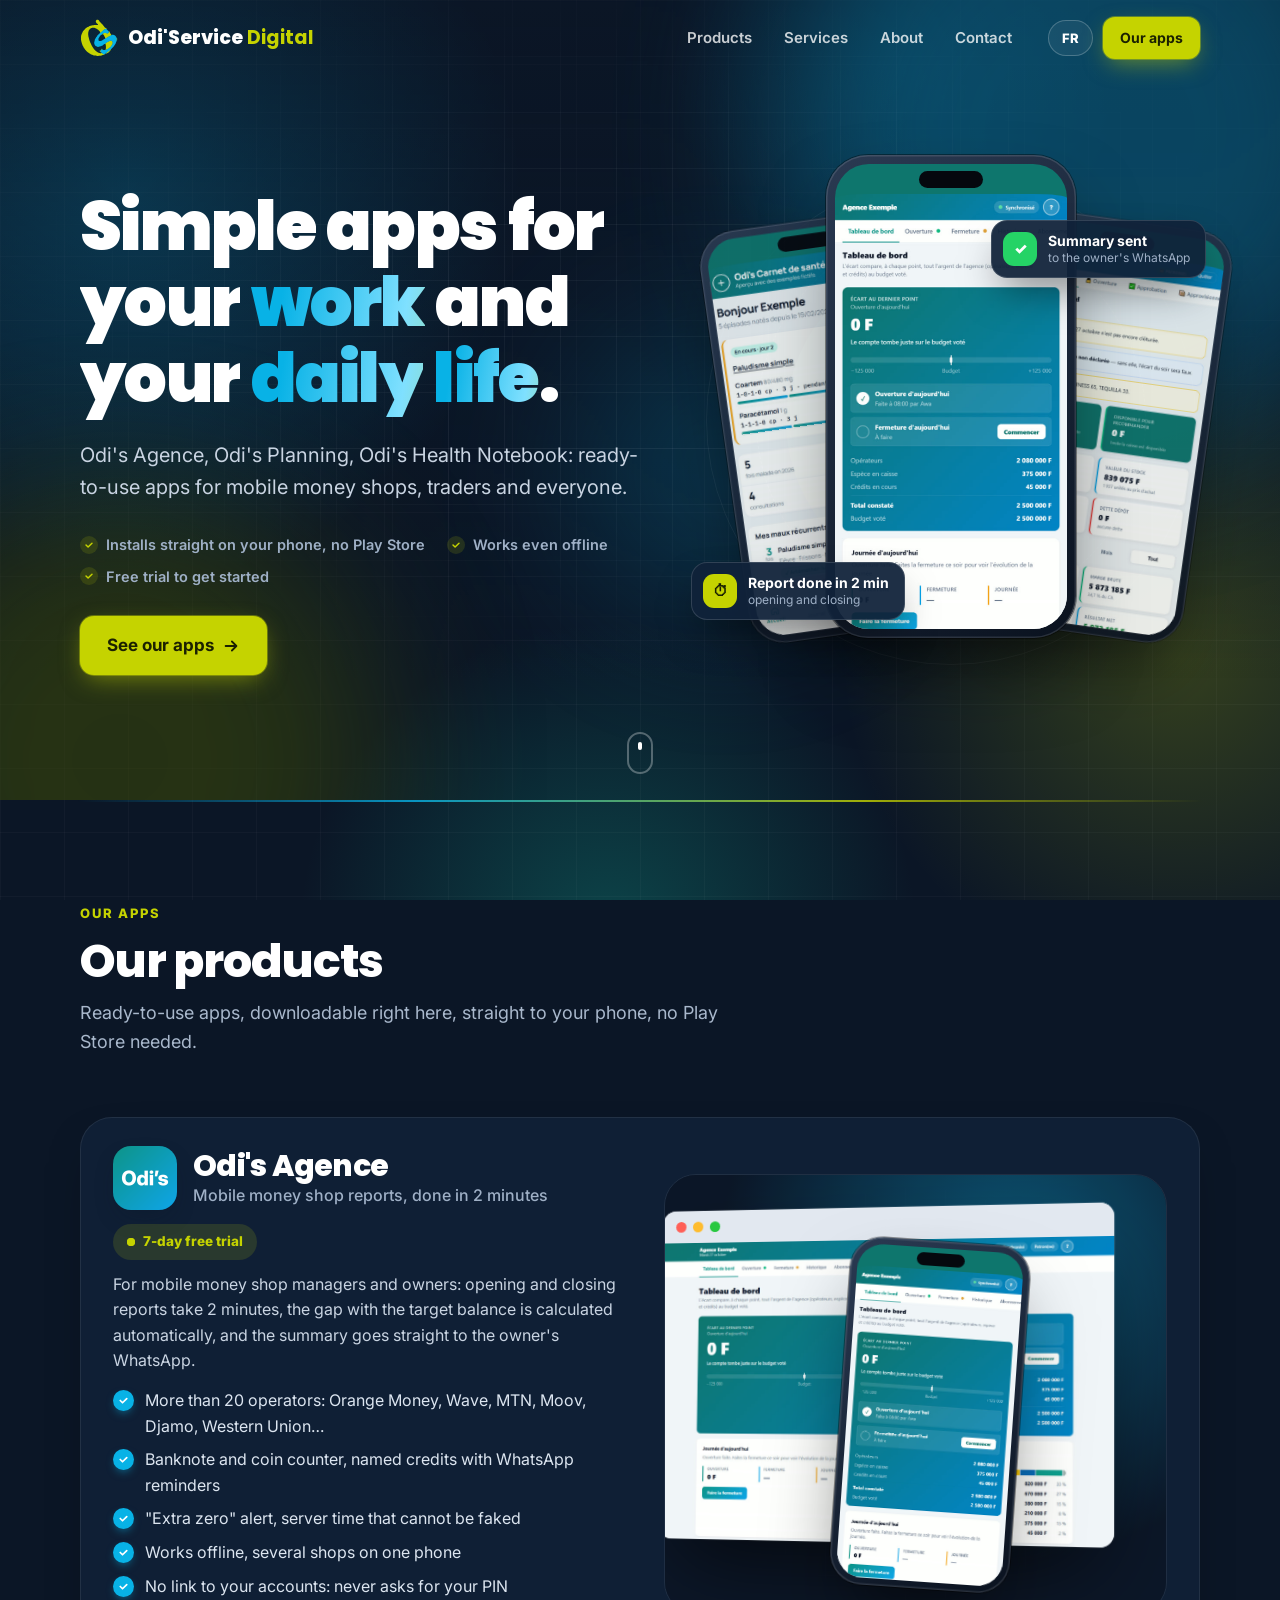
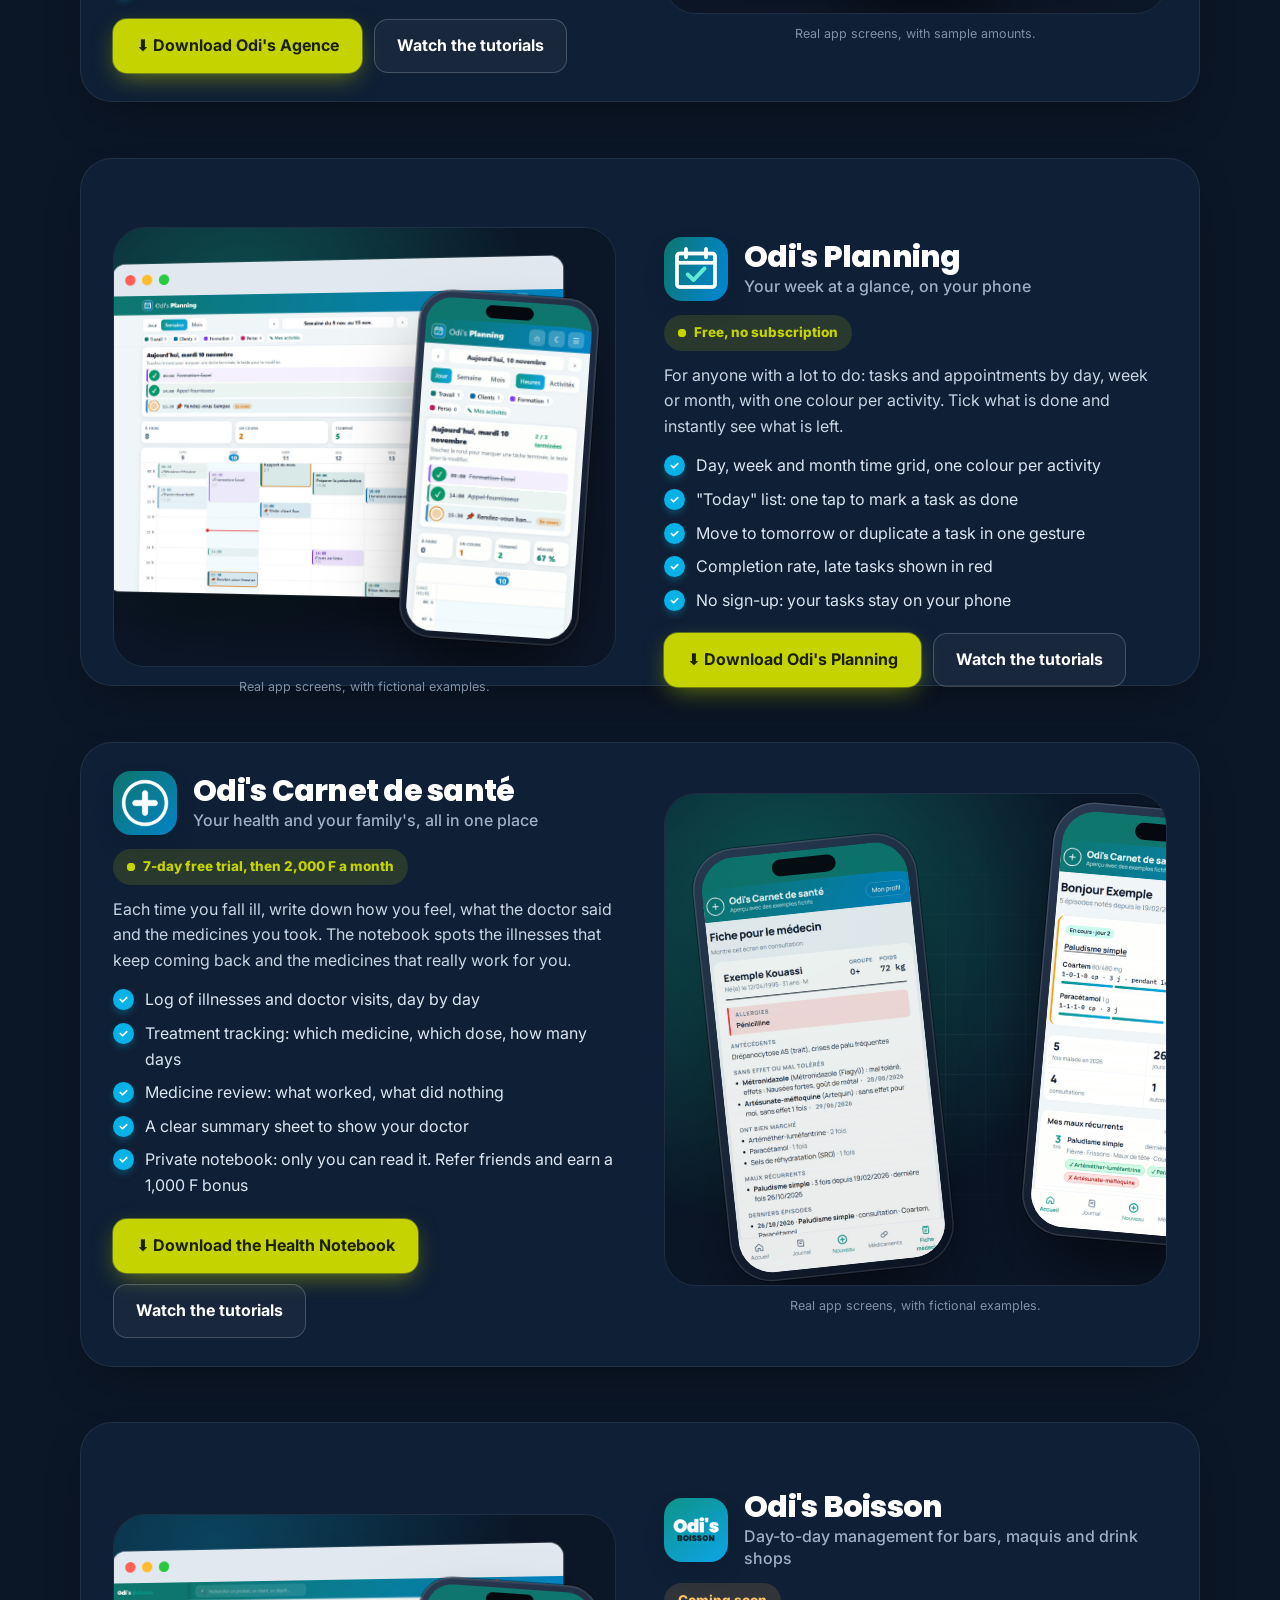
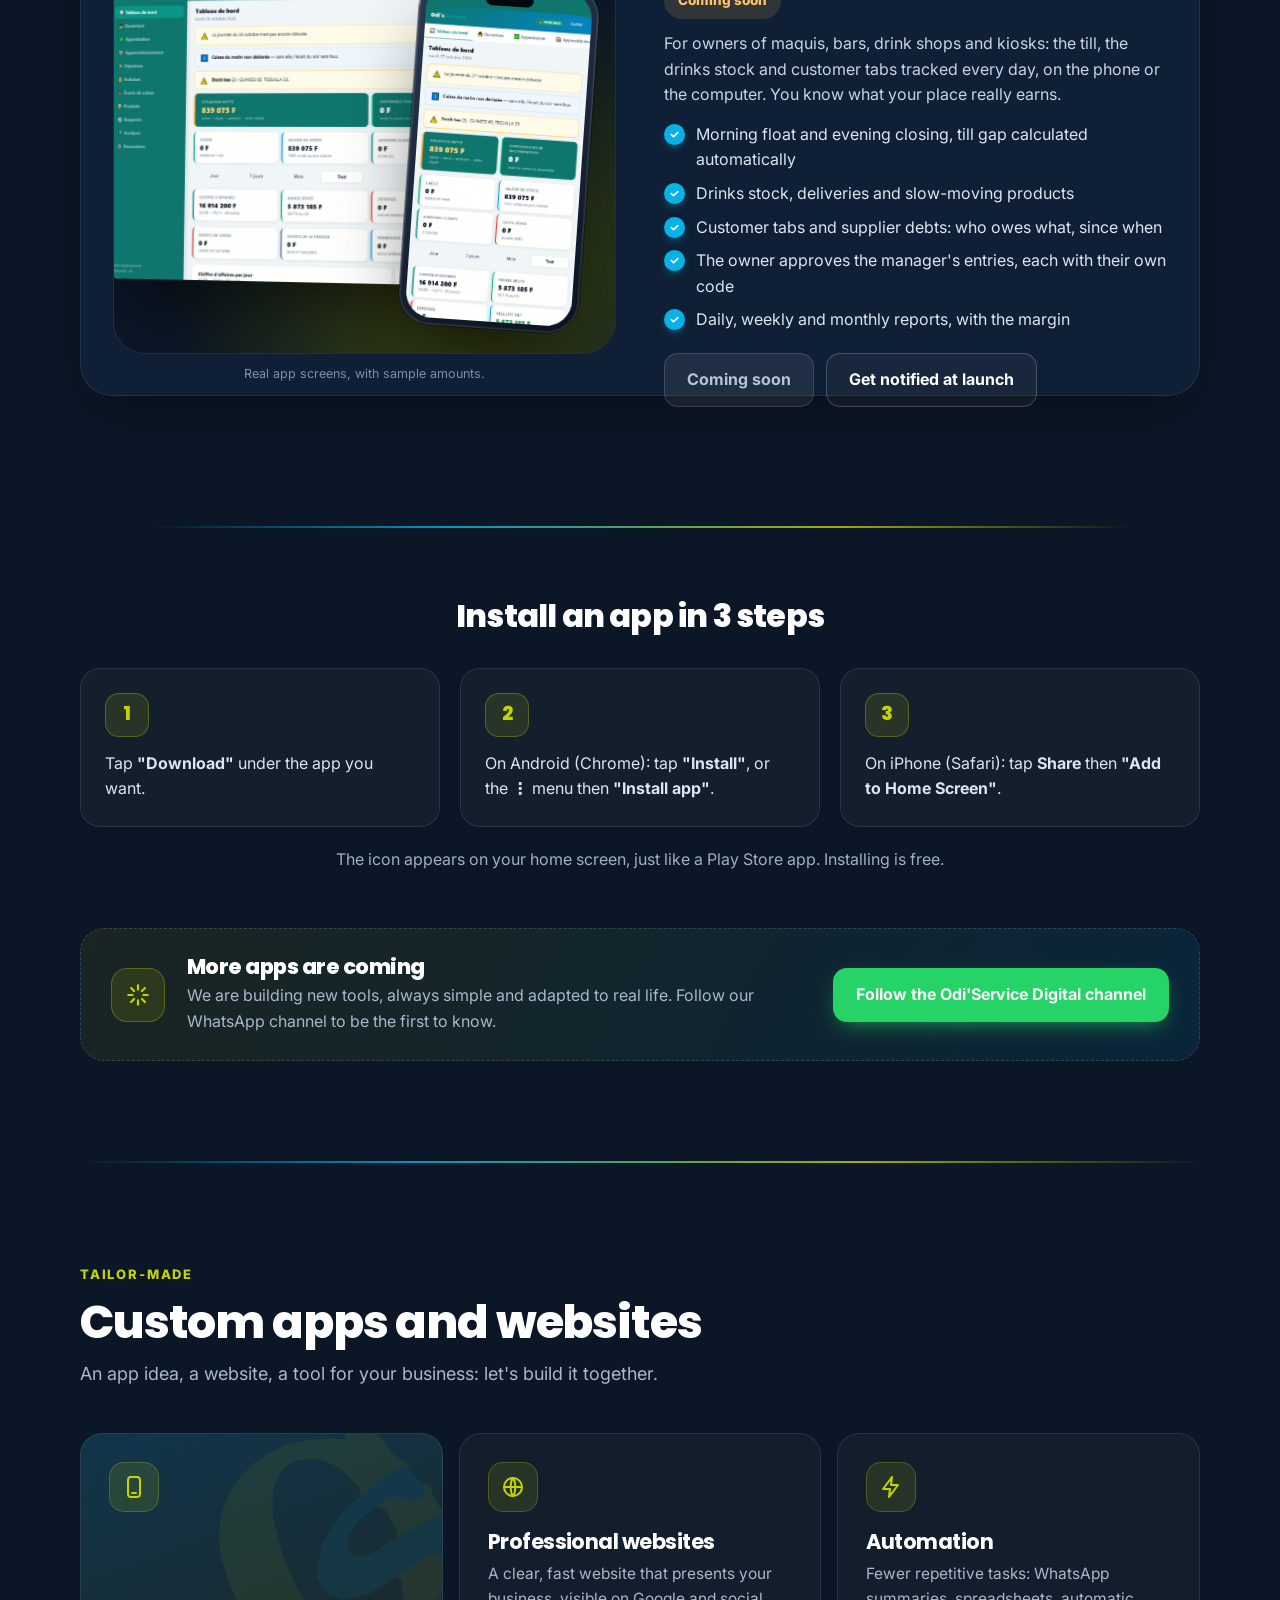
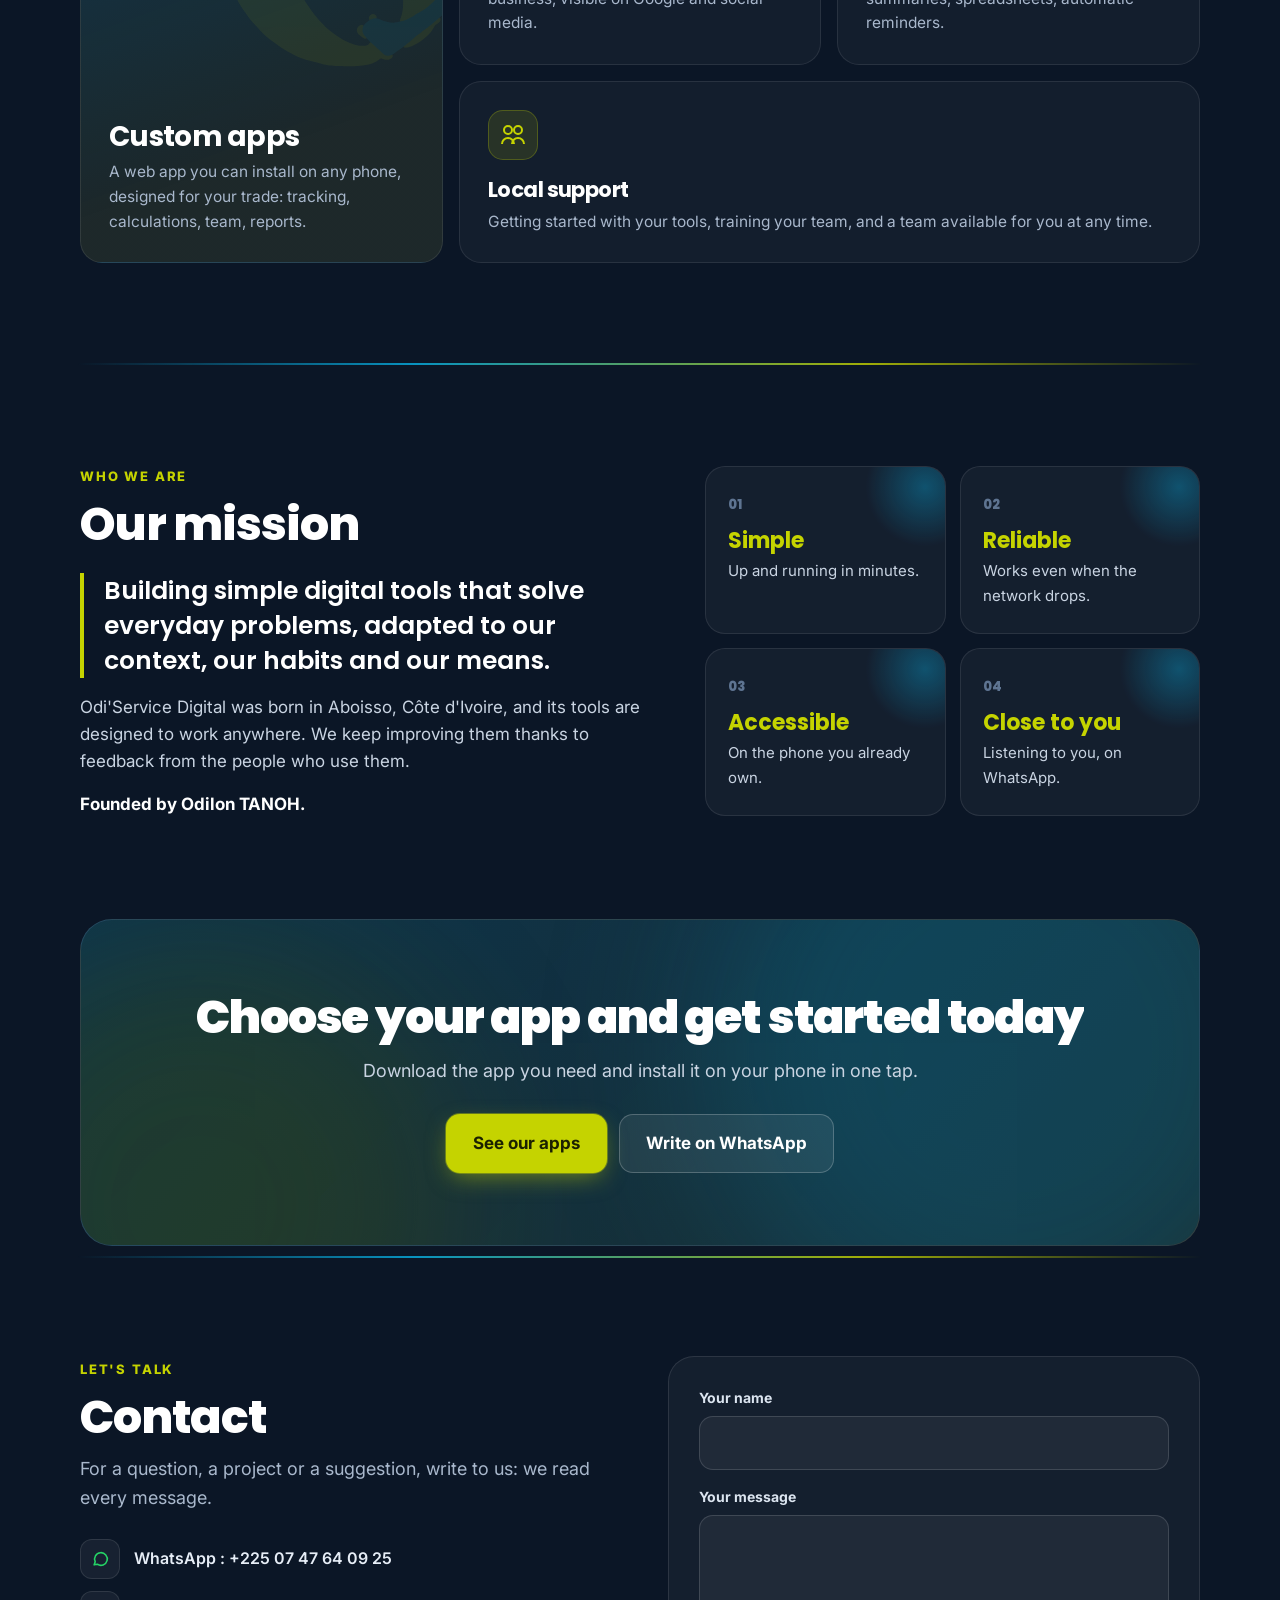
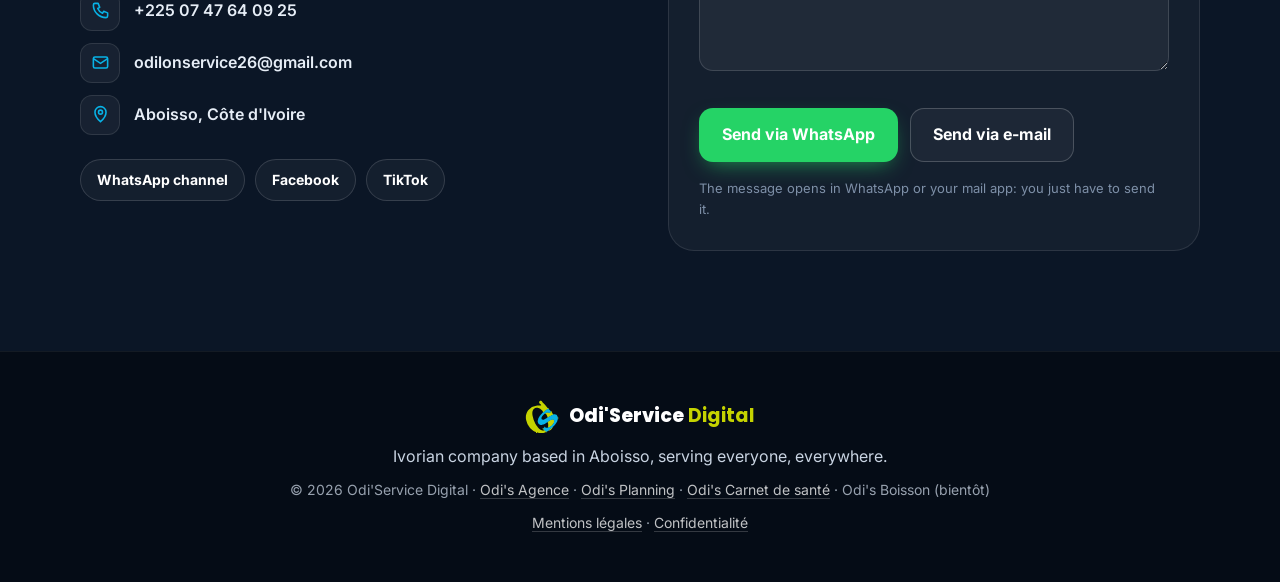
<file: index.html>
<!doctype html>
<html lang="fr">
<head><meta name="robots" content="noindex, nofollow">
<meta charset="utf-8">
<meta name="viewport" content="width=device-width, initial-scale=1">
<title>Odi'Service Digital · Applis de gestion simples</title>
<meta name="description" content="Applications simples pour agences mobile money, commerçants et pour tout le monde. Installation directe, sans Play Store.">
<meta name="robots" content="index, follow, max-image-preview:large">
<link rel="canonical" href="https://odiservicedigital.com/">
<meta property="og:type" content="website">
<meta property="og:site_name" content="Odi'Service Digital">
<meta property="og:locale" content="fr_FR">
<meta property="og:url" content="https://odiservicedigital.com/">
<meta property="og:title" content="Odi'Service Digital · Applis de gestion simples">
<meta property="og:description" content="Applications simples pour agences mobile money, commerçants et pour tout le monde. Installation directe, sans Play Store.">
<meta property="og:image" content="https://odiservicedigital.com/img/partage.png">
<meta property="og:image:width" content="1200">
<meta property="og:image:height" content="630">
<meta property="og:image:alt" content="Odi'Service Digital : applications simples pour le quotidien">
<meta name="twitter:card" content="summary_large_image">
<meta name="twitter:title" content="Odi'Service Digital · Applis de gestion simples">
<meta name="twitter:description" content="Applications simples pour agences mobile money, commerçants et pour tout le monde. Installation directe, sans Play Store.">
<meta name="twitter:image" content="https://odiservicedigital.com/img/partage.png">
<script type="application/ld+json">{"@context":"https://schema.org","@type":"Organization","name":"Odi'Service Digital","alternateName":["Odi Service Digital","OdiService Digital","Odi'Service"],"url":"https://odiservicedigital.com/","logo":"https://odiservicedigital.com/img/icone-512.png","email":"odilonservice26@gmail.com","telephone":"+225 07 47 64 09 25","founder":{"@type":"Person","name":"Odilon TANOH"},"address":{"@type":"PostalAddress","addressLocality":"Aboisso","addressCountry":"CI"},"sameAs":["https://www.facebook.com/Odiservicedigital","https://www.tiktok.com/@odiservice_digital","https://whatsapp.com/channel/0029VbDGiobBVJl1YH0iRv0K","https://agence.odiservicedigital.com/"]}</script>
<meta name="theme-color" content="#0B1626">
<link rel="icon" href="img/logo.svg" type="image/svg+xml">
<link rel="apple-touch-icon" href="img/apple-touch-icon.png">
<link rel="preconnect" href="https://fonts.googleapis.com"><link rel="preconnect" href="https://fonts.gstatic.com" crossorigin>
<link href="https://fonts.googleapis.com/css2?family=Inter:wght@400;500;600;700;800&family=Poppins:wght@600;700;800;900&display=swap" rel="stylesheet">
<link rel="stylesheet" href="style.css">
</head>
<body>

<div class="progress" id="progress" aria-hidden="true"></div>
<div class="bg-fx" aria-hidden="true"><i class="b1"></i><i class="b2"></i><i class="b3"></i><i class="b4"></i></div>

<header class="top" id="top">
  <div class="wrap top-in">
    <a class="brand" href="#haut" aria-label="Odi'Service Digital"><img src="img/logo.svg" alt="" width="38" height="38"><span>Odi'Service <b>Digital</b></span></a>
    <nav class="nav" id="nav" aria-label="Menu">
      <a href="#produits" data-i18n="nav.produits">Produits</a>
      <a href="#services" data-i18n="nav.services">Services</a>
      <a href="#apropos" data-i18n="nav.apropos">À propos</a>
      <a href="#contact" data-i18n="nav.contact">Contact</a>
    </nav>
    <div class="top-act">
      <button class="lang" id="lang" type="button" aria-label="Changer de langue / Change language">EN</button>
      <a class="btn primary sm hide-m" href="#produits" data-i18n="nav.cta">Nos applications</a>
      <button class="burger" id="burger" type="button" aria-label="Menu" aria-expanded="false" aria-controls="nav"><span></span><span></span></button>
    </div>
  </div>
</header>

<main id="haut">
<!-- ═════════ HERO ═════════ -->
<section class="hero">
  <div class="aurora" aria-hidden="true"><i class="a1"></i><i class="a2"></i><i class="a3"></i></div>
  <div class="grid-bg" aria-hidden="true"></div>
  <div class="wrap hero-in">
    <div class="hero-txt">
      <h1 class="d1 split" data-i18n-html="hero.title">Des applications simples pour votre <em>travail</em> et votre <em>quotidien</em>.</h1>
      <p class="lead rise d2" data-i18n="hero.lead">Odi's Agence, Odi's Planning, Odi's Carnet de santé : des applications prêtes à l'emploi pour les agences mobile money, les commerçants et pour tout le monde.</p>
      <ul class="trust rise d3">
        <li data-i18n="hero.t1">Installation directe sur le téléphone, sans Play Store</li>
        <li data-i18n="hero.t2">Marche même sans réseau</li>
        <li data-i18n="hero.t3">Essai gratuit pour commencer</li>
      </ul>
      <div class="btns rise d4">
        <a class="btn primary lg" href="#produits"><span data-i18n="hero.cta1">Voir nos applications</span><svg class="arr" viewBox="0 0 20 20" aria-hidden="true"><path d="M4 10h11m-4-5 5 5-5 5" fill="none" stroke="currentColor" stroke-width="2" stroke-linecap="round" stroke-linejoin="round"/></svg></a>
      </div>
    </div>

    <div class="hero-art" id="heroArt" aria-hidden="true">
      <div class="orb"><img src="img/logo.svg" alt=""></div>
      <div class="phone ph-back float-b"><img src="img/carnet-accueil.jpg" alt=""></div>
      <div class="phone ph-back2 float-b"><img src="img/boisson-mobile.jpg" alt=""></div>
      <div class="phone ph-front float-a"><img src="img/agence-mobile.jpg" alt=""></div>
      <div class="chip c1 float-b"><span class="ci ok">✓</span><div><b data-i18n="chip.1t">Résumé envoyé</b><small data-i18n="chip.1s">sur le WhatsApp du patron</small></div></div>
      <div class="chip c2 float-a"><span class="ci lime">⏱</span><div><b data-i18n="chip.2t">Point fait en 2 min</b><small data-i18n="chip.2s">ouverture et fermeture</small></div></div>
    </div>
  </div>
  <a class="scroll-hint" href="#produits" aria-label="Défiler"><span></span></a>
</section>

<!-- ═════════ PRODUITS ═════════ -->
<section class="sec" id="produits">
  <div class="wrap">
    <div class="sec-head reveal">
      <span class="eyebrow" data-i18n="prod.eyebrow">Nos applications</span>
      <h2 class="sec-t split" data-i18n="prod.title">Nos produits</h2>
      <p class="sec-s" data-i18n="prod.sub">Des applications prêtes à l'emploi, à télécharger ici, directement sur le téléphone, sans Play Store.</p>
    </div>
    <div class="stack">

    <!-- Odi's Agence -->
    <article class="show" id="agence">
      <div class="show-txt reveal from-l">
        <div class="p-head">
          <img src="img/odis-agence-icone.png" alt="" width="64" height="64">
          <div><h3>Odi's Agence</h3><p class="p-tag" data-i18n="p1.tag">Le point des agences mobile money, fait en 2 minutes</p></div>
        </div>
        <span class="badge live"><span class="dot"></span><span data-i18n="p1.badge">7 jours d'essai gratuit</span></span>
        <p class="p-desc" data-i18n="p1.desc">Pour les gérants, gérantes, patrons et patronnes de points mobile money : l'ouverture et la fermeture se font en 2 minutes, l'écart avec le budget se calcule tout seul, et le résumé part directement sur le WhatsApp du patron.</p>
        <ul class="ticks">
          <li data-i18n="p1.f1">Plus de 20 opérateurs : Orange Money, Wave, MTN, Moov, Djamo, Western Union…</li>
          <li data-i18n="p1.f2">Compteur de billets et pièces, crédits nommés avec relance WhatsApp</li>
          <li data-i18n="p1.f3">Alerte « zéro de trop », heure du serveur impossible à truquer</li>
          <li data-i18n="p1.f4">Marche sans réseau, plusieurs points de vente sur un téléphone</li>
          <li data-i18n="p1.f5">Aucun lien avec vos comptes : jamais de code secret demandé</li>
        </ul>
        <div class="btns">
          <a class="btn primary" href="https://agence.odiservicedigital.com/" data-i18n="p1.cta">⬇ Télécharger Odi's Agence</a>
          <a class="btn line" href="https://whatsapp.com/channel/0029VbDGiobBVJl1YH0iRv0K" target="_blank" rel="noopener" data-i18n="p1.tuto">Voir les tutoriels</a>
        </div>
      </div>
      <div class="show-art reveal from-r zoom d1">
        <div class="stage cyan">
          <div class="browser"><div class="b-bar"><i></i><i></i><i></i></div><img src="img/agence-bureau.jpg" alt="Tableau de bord d'Odi's Agence sur ordinateur" loading="lazy"></div>
          <div class="phone on-browser"><img src="img/agence-mobile.jpg" alt="Tableau de bord d'Odi's Agence sur téléphone" loading="lazy"></div>
        </div>
        <p class="demo-note" data-i18n="demo.note">Écrans réels de l'application, avec des montants d'exemple.</p>
      </div>
    </article>

    <!-- Odi's Planning -->
    <article class="show rev" id="planning">
      <div class="show-txt reveal from-l">
        <div class="p-head">
          <img src="img/planning-icone.png" alt="" width="64" height="64">
          <div><h3>Odi's Planning</h3><p class="p-tag" data-i18n="p5.tag">Votre semaine en un coup d'œil, sur le téléphone</p></div>
        </div>
        <span class="badge live"><span class="dot"></span><span data-i18n="p5.badge">Gratuit, sans abonnement</span></span>
        <p class="p-desc" data-i18n="p5.desc">Pour tous ceux qui ont beaucoup à faire : tâches et rendez-vous rangés par jour, semaine ou mois, avec une couleur par activité. Vous cochez ce qui est fait et vous voyez tout de suite ce qui reste.</p>
        <ul class="ticks">
          <li data-i18n="p5.f1">Grille horaire jour, semaine et mois, une couleur par activité</li>
          <li data-i18n="p5.f2">Liste « Aujourd'hui » : un toucher pour marquer une tâche terminée</li>
          <li data-i18n="p5.f3">Reporter à demain ou dupliquer une tâche en un geste</li>
          <li data-i18n="p5.f4">Taux de réalisation et tâches en retard repérées en rouge</li>
          <li data-i18n="p5.f5">Sans inscription : vos tâches restent sur votre téléphone</li>
        </ul>
        <div class="btns">
          <a class="btn primary" href="https://odis-planning.netlify.app/" data-i18n="p5.cta">⬇ Télécharger Odi's Planning</a>
          <a class="btn line" href="https://whatsapp.com/channel/0029VbDGiobBVJl1YH0iRv0K" target="_blank" rel="noopener" data-i18n="p1.tuto">Voir les tutoriels</a>
        </div>
      </div>
      <div class="show-art reveal from-r zoom d1">
        <div class="stage teal">
          <div class="browser"><div class="b-bar"><i></i><i></i><i></i></div><img src="img/planning-bureau.jpg" alt="Semaine dans Odi's Planning sur ordinateur" loading="lazy"></div>
          <div class="phone on-browser"><img src="img/planning-mobile.jpg" alt="Journée dans Odi's Planning sur téléphone" loading="lazy"></div>
        </div>
        <p class="demo-note" data-i18n="demo.note2">Écrans réels de l'application, avec des exemples fictifs.</p>
      </div>
    </article>

    <!-- Odi's Carnet de santé -->
    <article class="show" id="carnet">
      <div class="show-txt reveal from-l">
        <div class="p-head">
          <img src="img/carnet-icone.png" alt="" width="64" height="64">
          <div><h3>Odi's Carnet de santé</h3><p class="p-tag" data-i18n="p3.tag">Votre santé et celle de votre famille, notées au même endroit</p></div>
        </div>
        <span class="badge live"><span class="dot"></span><span data-i18n="p3.badge">7 jours d'essai gratuit, puis 2 000 F par mois</span></span>
        <p class="p-desc" data-i18n="p3.desc">Chaque fois que vous tombez malade, notez ce que vous ressentez, ce que le médecin a dit et les médicaments pris. Le carnet repère vos maux qui reviennent et les médicaments qui marchent vraiment sur vous.</p>
        <ul class="ticks">
          <li data-i18n="p3.f1">Journal des maladies et des consultations, jour après jour</li>
          <li data-i18n="p3.f2">Suivi du traitement : quel médicament, quelle dose, combien de jours</li>
          <li data-i18n="p3.f3">Bilan des médicaments : ceux qui ont marché, ceux qui n'ont rien fait</li>
          <li data-i18n="p3.f4">Fiche claire à montrer au médecin lors de la consultation</li>
          <li data-i18n="p3.f5">Carnet privé : vous seul pouvez le lire. Parrainez vos proches et gagnez 1 000 F de bonus</li>
        </ul>
        <div class="btns">
          <a class="btn primary" href="https://moncarnet.odiservicedigital.com/" data-i18n="p3.cta">⬇ Télécharger le Carnet de santé</a>
          <a class="btn line" href="https://whatsapp.com/channel/0029VbDGiobBVJl1YH0iRv0K" target="_blank" rel="noopener" data-i18n="p1.tuto">Voir les tutoriels</a>
        </div>
      </div>
      <div class="show-art reveal from-r zoom d1">
        <div class="stage teal duo-ph">
          <div class="phone tilt-l"><img src="img/carnet-fiche.jpg" alt="Fiche pour le médecin dans le Carnet de santé" loading="lazy"></div>
          <div class="phone tilt-r"><img src="img/carnet-accueil.jpg" alt="Accueil du Carnet de santé : traitement en cours" loading="lazy"></div>
        </div>
        <p class="demo-note" data-i18n="demo.note2">Écrans réels de l'application, avec des exemples fictifs.</p>
      </div>
    </article>

    <!-- Odi's Boisson -->
    <article class="show rev" id="boisson">
      <div class="show-txt reveal from-l">
        <div class="p-head">
          <img src="img/boisson-icone.png" alt="" width="64" height="64">
          <div><h3>Odi's Boisson</h3><p class="p-tag" data-i18n="p4.tag">La gestion au jour le jour des maquis, bars et caves</p></div>
        </div>
        <span class="badge soon"><span data-i18n="p4.badge">Bientôt disponible</span></span>
        <p class="p-desc" data-i18n="p4.desc">Pour les patrons et patronnes de maquis, bars, caves et buvettes : la caisse, le stock de boissons et les ardoises des clients suivis chaque jour, sur le téléphone ou l'ordinateur. Vous savez ce que rapporte vraiment votre établissement.</p>
        <ul class="ticks">
          <li data-i18n="p4.f1">Caisse du matin et clôture du soir, écart de caisse calculé tout seul</li>
          <li data-i18n="p4.f2">Stock des boissons, livraisons et produits qui dorment</li>
          <li data-i18n="p4.f3">Ardoises clients et dettes fournisseur : qui doit combien, depuis quand</li>
          <li data-i18n="p4.f4">Le patron approuve les saisies du gérant, chacun avec son code</li>
          <li data-i18n="p4.f5">Rapports du jour, de la semaine et du mois, avec la marge</li>
        </ul>
        <div class="btns">
          <span class="btn primary off" aria-disabled="true" data-i18n="p4.cta">Bientôt disponible</span>
          <a class="btn line" href="https://wa.me/2250747640925?text=Bonjour%20Odi%27Service%20Digital%2C%20pr%C3%A9venez-moi%20quand%20Odi%27s%20Boisson%20sera%20disponible." target="_blank" rel="noopener" data-i18n="p4.notify">Être prévenu de la sortie</a>
        </div>
      </div>
      <div class="show-art reveal from-r zoom d1">
        <div class="stage lime">
          <div class="browser"><div class="b-bar"><i></i><i></i><i></i></div><img src="img/boisson-bureau.jpg" alt="Tableau de bord d'Odi's Boisson sur ordinateur" loading="lazy"></div>
          <div class="phone on-browser"><img src="img/boisson-mobile.jpg" alt="Tableau de bord d'Odi's Boisson sur téléphone" loading="lazy"></div>
        </div>
        <p class="demo-note" data-i18n="demo.note">Écrans réels de l'application, avec des montants d'exemple.</p>
      </div>
    </article>
    </div>

    <!-- Comment télécharger -->
    <div class="ligne" aria-hidden="true"></div>
    <div class="howto">
      <h3 class="reveal" data-i18n="how.t">Installer une application en 3 étapes</h3>
      <ol class="steps">
        <li class="reveal"><span class="n">1</span><p data-i18n-html="how.1">Touchez <b>« Télécharger »</b> sous l'application de votre choix.</p></li>
        <li class="reveal d1"><span class="n">2</span><p data-i18n-html="how.2">Sur Android (Chrome) : touchez <b>« Installer »</b>, ou le menu <b>⋮</b> puis <b>« Installer l'application »</b>.</p></li>
        <li class="reveal d2"><span class="n">3</span><p data-i18n-html="how.3">Sur iPhone (Safari) : touchez <b>Partager</b> puis <b>« Sur l'écran d'accueil »</b>.</p></li>
      </ol>
      <p class="how-note reveal" data-i18n="how.note">L'icône apparaît sur votre écran d'accueil, comme une application du Play Store. Rien à payer pour l'installer.</p>
    </div>

    <div class="more reveal">
      <div class="more-ico" aria-hidden="true"><svg viewBox="0 0 24 24"><path d="M12 3v4M12 17v4M3 12h4M17 12h4M5.6 5.6l2.8 2.8M15.6 15.6l2.8 2.8M5.6 18.4l2.8-2.8M15.6 8.4l2.8-2.8" fill="none" stroke="currentColor" stroke-width="2" stroke-linecap="round"/></svg></div>
      <div><h3 data-i18n="p2.title">D'autres applications arrivent</h3><p data-i18n="p2.desc">Nous construisons de nouveaux outils, toujours simples et adaptés au terrain. Suivez la chaîne WhatsApp pour être les premiers informés.</p></div>
      <a class="btn wa" href="https://whatsapp.com/channel/0029VbDGiobBVJl1YH0iRv0K" target="_blank" rel="noopener" data-i18n="p2.cta">Suivre la chaîne Odi'Service Digital</a>
    </div>
  </div>
</section>

<!-- ═════════ SERVICES ═════════ -->
<section class="sec dark" id="services">
  <div class="aurora soft" aria-hidden="true"><i class="a1"></i><i class="a2"></i></div>
  <div class="wrap">
    <div class="sec-head reveal">
      <span class="eyebrow" data-i18n="serv.eyebrow">Sur mesure</span>
      <h2 class="sec-t split" data-i18n="serv.title">Applications et sites sur mesure</h2>
      <p class="sec-s" data-i18n="serv.sub">Une idée d'application, un site, un outil pour votre activité : ensemble, on le concrétise.</p>
    </div>
    <div class="bento">
      <div class="card big reveal"><span class="c-ico"><svg viewBox="0 0 24 24"><rect x="6" y="2" width="12" height="20" rx="3" fill="none" stroke="currentColor" stroke-width="2"/><path d="M10 18h4" stroke="currentColor" stroke-width="2" stroke-linecap="round"/></svg></span><h3 data-i18n="s1.t">Applications sur mesure</h3><p data-i18n="s1.d">Une application web installable sur téléphone, pensée pour votre métier : suivi, calculs, équipe, rapports.</p></div>
      <div class="card reveal d1"><span class="c-ico"><svg viewBox="0 0 24 24"><circle cx="12" cy="12" r="9" fill="none" stroke="currentColor" stroke-width="2"/><path d="M3 12h18M12 3c3 3.5 3 14.5 0 18M12 3c-3 3.5-3 14.5 0 18" fill="none" stroke="currentColor" stroke-width="2"/></svg></span><h3 data-i18n="s2.t">Sites web professionnels</h3><p data-i18n="s2.d">Un site clair et rapide qui présente votre activité, visible sur Google et sur les réseaux sociaux.</p></div>
      <div class="card reveal d2"><span class="c-ico"><svg viewBox="0 0 24 24"><path d="M13 2 4 14h7l-1 8 9-12h-7z" fill="none" stroke="currentColor" stroke-width="2" stroke-linejoin="round"/></svg></span><h3 data-i18n="s3.t">Automatisation</h3><p data-i18n="s3.d">Moins de tâches répétitives : résumés WhatsApp, tableaux, rappels automatiques.</p></div>
      <div class="card wide reveal d1"><span class="c-ico"><svg viewBox="0 0 24 24"><path d="M7 11a4 4 0 1 1 0-8 4 4 0 0 1 0 8Zm10 0a4 4 0 1 1 0-8 4 4 0 0 1 0 8ZM1 21c0-3.3 2.7-6 6-6s6 2.7 6 6M11 21c0-3.3 2.7-6 6-6s6 2.7 6 6" fill="none" stroke="currentColor" stroke-width="2"/></svg></span><h3 data-i18n="s4.t">Accompagnement de proximité</h3><p data-i18n="s4.d">Prise en main de vos outils, formation de votre équipe, et une équipe disponible pour vous, à tout moment.</p></div>
    </div>
  </div>
</section>

<!-- ═════════ À PROPOS ═════════ -->
<section class="sec" id="apropos">
  <div class="wrap about">
    <div class="reveal">
      <span class="eyebrow" data-i18n="ab.eyebrow">Qui sommes-nous</span>
      <h2 class="sec-t split" data-i18n="ab.title">Notre mission</h2>
      <p class="quote" data-i18n="ab.p1">Créer des outils numériques simples qui règlent vos problèmes de tous les jours, adaptés à notre terrain, à nos habitudes et à nos moyens.</p>
      <p data-i18n="ab.p2">Odi'Service Digital est née à Aboisso, en Côte d'Ivoire, et ses outils sont pensés pour fonctionner partout. Nous les améliorons sans cesse grâce aux retours de ceux qui les utilisent.</p>
      <p class="founder" data-i18n="ab.founder">Fondée par Odilon TANOH.</p>
    </div>
    <ul class="values">
      <li class="reveal"><span class="v-n">01</span><b data-i18n="v1.t">Simple</b><span data-i18n="v1.d">Pris en main en quelques minutes.</span></li>
      <li class="reveal d1"><span class="v-n">02</span><b data-i18n="v2.t">Fiable</b><span data-i18n="v2.d">Fonctionne même quand le réseau coupe.</span></li>
      <li class="reveal d2"><span class="v-n">03</span><b data-i18n="v3.t">Accessible</b><span data-i18n="v3.d">Sur le téléphone que vous avez déjà.</span></li>
      <li class="reveal d3"><span class="v-n">04</span><b data-i18n="v4.t">Proche</b><span data-i18n="v4.d">À votre écoute, sur WhatsApp.</span></li>
    </ul>
  </div>
</section>

<!-- ═════════ APPEL ═════════ -->
<section class="cta-band wrap reveal">
  <div class="cta-in">
    <div class="aurora soft" aria-hidden="true"><i class="a1"></i><i class="a2"></i></div>
    <h2 class="split" data-i18n="cta.t">Choisissez votre application et commencez aujourd'hui</h2>
    <p data-i18n="cta.s">Téléchargez l'application qu'il vous faut et installez-la sur votre téléphone en un geste.</p>
    <div class="btns">
      <a class="btn primary lg" href="#produits" data-i18n="cta.b1">Voir nos applications</a>
      <a class="btn glass lg" href="https://wa.me/2250747640925" target="_blank" rel="noopener" data-i18n="cta.b2">Écrire sur WhatsApp</a>
    </div>
  </div>
</section>

<!-- ═════════ CONTACT ═════════ -->
<section class="sec" id="contact">
  <div class="wrap contact">
    <div class="reveal">
      <span class="eyebrow" data-i18n="ct.eyebrow">Parlons-en</span>
      <h2 class="sec-t split" data-i18n="ct.title">Contact</h2>
      <p class="sec-s" data-i18n="ct.sub">Pour une question, un projet ou une suggestion, écrivez-nous : nous lisons tous les messages.</p>
      <ul class="ct-list">
        <li><span class="ct-i wa-i"><svg viewBox="0 0 24 24"><path d="M4 20l1.3-4A8 8 0 1 1 8 19.2z" fill="none" stroke="currentColor" stroke-width="2" stroke-linejoin="round"/></svg></span><a href="https://wa.me/2250747640925" target="_blank" rel="noopener">WhatsApp : +225 07 47 64 09 25</a></li>
        <li><span class="ct-i"><svg viewBox="0 0 24 24"><path d="M5 3h4l2 5-2.5 1.5a11 11 0 0 0 6 6L16 13l5 2v4a2 2 0 0 1-2 2A16 16 0 0 1 3 5a2 2 0 0 1 2-2z" fill="none" stroke="currentColor" stroke-width="2" stroke-linejoin="round"/></svg></span><a href="tel:+2250747640925">+225 07 47 64 09 25</a></li>
        <li><span class="ct-i"><svg viewBox="0 0 24 24"><rect x="3" y="5" width="18" height="14" rx="2" fill="none" stroke="currentColor" stroke-width="2"/><path d="m3 7 9 6 9-6" fill="none" stroke="currentColor" stroke-width="2"/></svg></span><a href="mailto:odilonservice26@gmail.com">odilonservice26@gmail.com</a></li>
        <li><span class="ct-i"><svg viewBox="0 0 24 24"><path d="M12 21s-7-6.2-7-12a7 7 0 0 1 14 0c0 5.8-7 12-7 12z" fill="none" stroke="currentColor" stroke-width="2"/><circle cx="12" cy="9" r="2.5" fill="none" stroke="currentColor" stroke-width="2"/></svg></span><span data-i18n="ct.addr">Aboisso, Côte d'Ivoire</span></li>
      </ul>
      <div class="socials">
        <a href="https://whatsapp.com/channel/0029VbDGiobBVJl1YH0iRv0K" target="_blank" rel="noopener" data-i18n="ct.chan">Chaîne WhatsApp</a>
        <a href="https://www.facebook.com/Odiservicedigital" target="_blank" rel="noopener">Facebook</a>
        <a href="https://www.tiktok.com/@odiservice_digital" target="_blank" rel="noopener">TikTok</a>
      </div>
    </div>
    <form class="form reveal d1" id="form" novalidate>
      <label><span data-i18n="f.name">Votre nom</span><input id="f-name" required maxlength="80" autocomplete="name"></label>
      <label><span data-i18n="f.msg">Votre message</span><textarea id="f-msg" required rows="5" maxlength="1500"></textarea></label>
      <p class="f-err" id="f-err" role="alert"></p>
      <div class="btns">
        <button class="btn wa" type="submit" data-via="wa" data-i18n="f.wa">Envoyer par WhatsApp</button>
        <button class="btn line dark-t" type="submit" data-via="mail" data-i18n="f.mail">Envoyer par e-mail</button>
      </div>
      <p class="f-note" data-i18n="f.note">Le message s'ouvre dans WhatsApp ou votre messagerie : vous n'avez plus qu'à l'envoyer.</p>
    </form>
  </div>
</section>
</main>

<footer class="foot">
  <div class="wrap foot-in">
    <div class="brand"><img src="img/logo.svg" alt="" width="34" height="34"><span>Odi'Service <b>Digital</b></span></div>
    <p data-i18n="ft.tag">Entreprise ivoirienne basée à Aboisso, au service de tous, partout.</p>
    <p class="copy">© <span id="year">2026</span> Odi'Service Digital · <a href="https://agence.odiservicedigital.com/">Odi's Agence</a> · <a href="https://odis-planning.netlify.app/">Odi's Planning</a> · <a href="https://moncarnet.odiservicedigital.com/">Odi's Carnet de santé</a> · Odi's Boisson (bientôt)</p>
    <p class="copy"><a href="mentions-legales.html">Mentions légales</a> · <a href="confidentialite.html">Confidentialité</a></p>
  </div>
</footer>

<script src="app.js"></script>
</body>
</html>
</file>
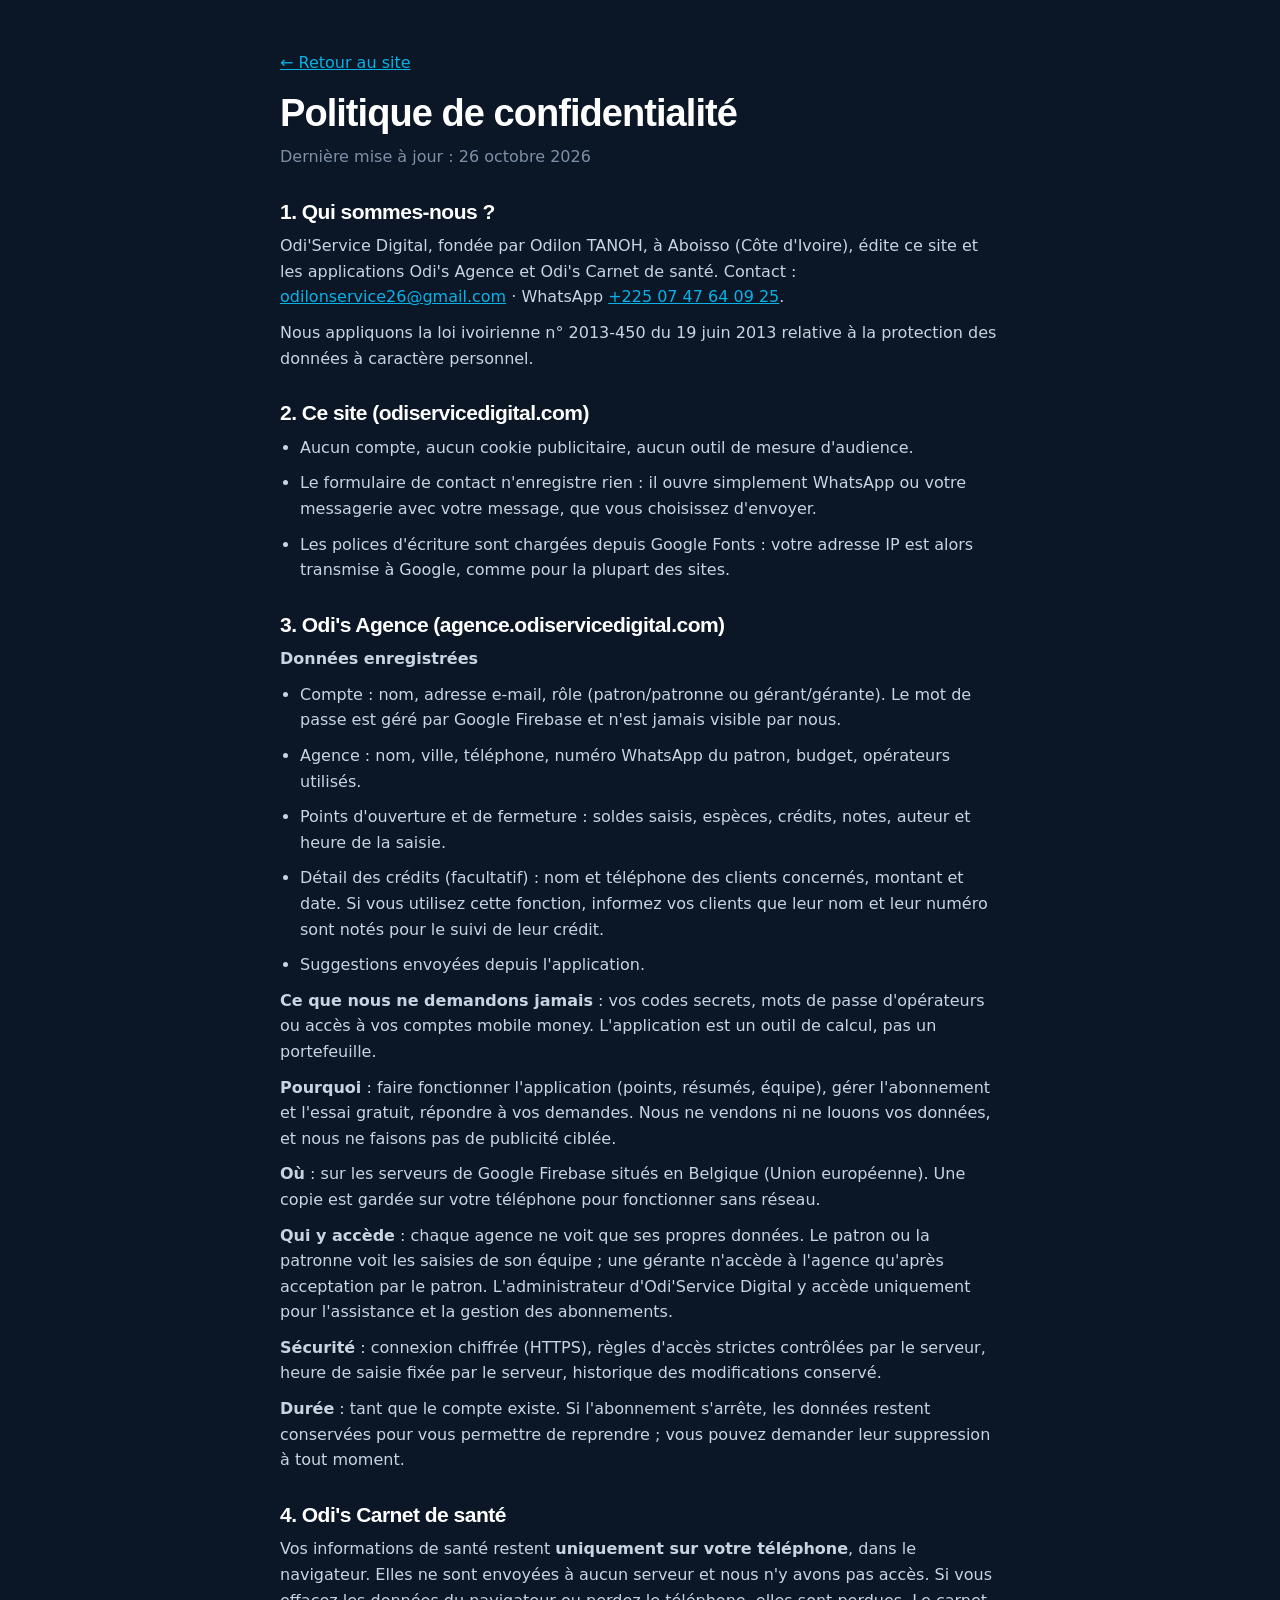
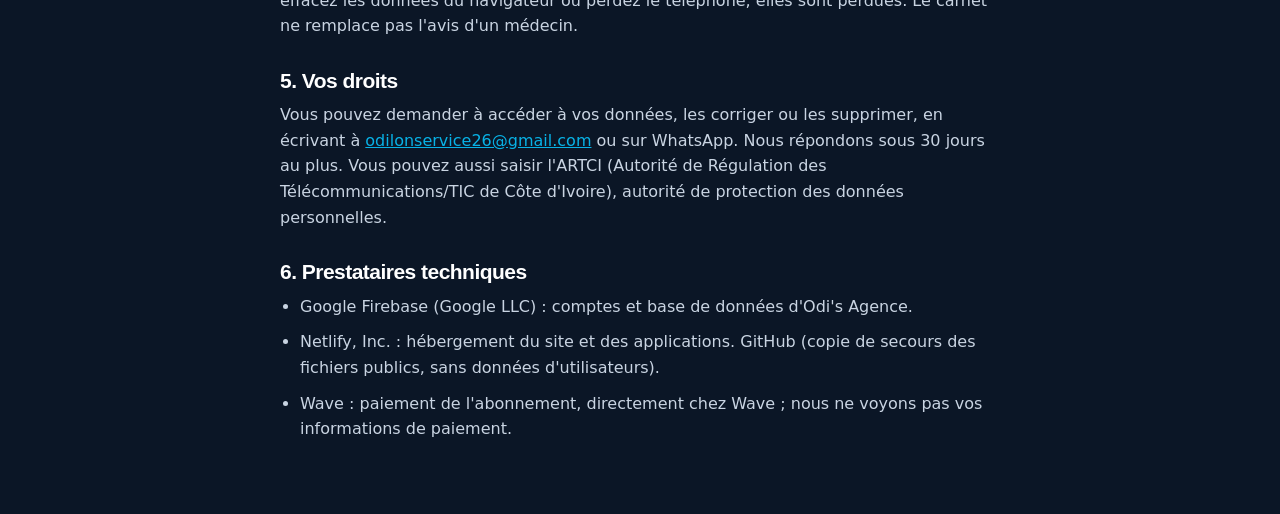
<file: confidentialite.html>
<!doctype html>
<html lang="fr">
<head><meta name="robots" content="noindex, nofollow">
<meta charset="utf-8">
<meta name="viewport" content="width=device-width, initial-scale=1">
<title>Politique de confidentialité · Odi'Service Digital</title>
<meta name="description" content="Comment Odi'Service Digital et ses applications (Odi's Agence, Odi's Carnet de santé) protègent vos données personnelles.">
<meta name="robots" content="noindex, follow">
<link rel="canonical" href="https://odiservicedigital.com/confidentialite.html">
<link rel="icon" href="img/logo.svg" type="image/svg+xml">
<link rel="stylesheet" href="style.css">
</head>
<body>
<main class="legal wrap">
<p><a href="./">← Retour au site</a></p>
<h1>Politique de confidentialité</h1>
<p class="muted">Dernière mise à jour : 26 octobre 2026</p>

<h2>1. Qui sommes-nous ?</h2>
<p>Odi'Service Digital, fondée par Odilon TANOH, à Aboisso (Côte d'Ivoire), édite ce site et les applications Odi's Agence et Odi's Carnet de santé. Contact : <a href="mailto:odilonservice26@gmail.com">odilonservice26@gmail.com</a> · WhatsApp <a href="https://wa.me/2250747640925">+225 07 47 64 09 25</a>.</p>
<p>Nous appliquons la loi ivoirienne n° 2013-450 du 19 juin 2013 relative à la protection des données à caractère personnel.</p>

<h2>2. Ce site (odiservicedigital.com)</h2>
<ul>
<li>Aucun compte, aucun cookie publicitaire, aucun outil de mesure d'audience.</li>
<li>Le formulaire de contact n'enregistre rien : il ouvre simplement WhatsApp ou votre messagerie avec votre message, que vous choisissez d'envoyer.</li>
<li>Les polices d'écriture sont chargées depuis Google Fonts : votre adresse IP est alors transmise à Google, comme pour la plupart des sites.</li>
</ul>

<h2>3. Odi's Agence (agence.odiservicedigital.com)</h2>
<p><b>Données enregistrées</b></p>
<ul>
<li>Compte : nom, adresse e-mail, rôle (patron/patronne ou gérant/gérante). Le mot de passe est géré par Google Firebase et n'est jamais visible par nous.</li>
<li>Agence : nom, ville, téléphone, numéro WhatsApp du patron, budget, opérateurs utilisés.</li>
<li>Points d'ouverture et de fermeture : soldes saisis, espèces, crédits, notes, auteur et heure de la saisie.</li>
<li>Détail des crédits (facultatif) : nom et téléphone des clients concernés, montant et date. Si vous utilisez cette fonction, informez vos clients que leur nom et leur numéro sont notés pour le suivi de leur crédit.</li>
<li>Suggestions envoyées depuis l'application.</li>
</ul>
<p><b>Ce que nous ne demandons jamais</b> : vos codes secrets, mots de passe d'opérateurs ou accès à vos comptes mobile money. L'application est un outil de calcul, pas un portefeuille.</p>
<p><b>Pourquoi</b> : faire fonctionner l'application (points, résumés, équipe), gérer l'abonnement et l'essai gratuit, répondre à vos demandes. Nous ne vendons ni ne louons vos données, et nous ne faisons pas de publicité ciblée.</p>
<p><b>Où</b> : sur les serveurs de Google Firebase situés en Belgique (Union européenne). Une copie est gardée sur votre téléphone pour fonctionner sans réseau.</p>
<p><b>Qui y accède</b> : chaque agence ne voit que ses propres données. Le patron ou la patronne voit les saisies de son équipe ; une gérante n'accède à l'agence qu'après acceptation par le patron. L'administrateur d'Odi'Service Digital y accède uniquement pour l'assistance et la gestion des abonnements.</p>
<p><b>Sécurité</b> : connexion chiffrée (HTTPS), règles d'accès strictes contrôlées par le serveur, heure de saisie fixée par le serveur, historique des modifications conservé.</p>
<p><b>Durée</b> : tant que le compte existe. Si l'abonnement s'arrête, les données restent conservées pour vous permettre de reprendre ; vous pouvez demander leur suppression à tout moment.</p>

<h2>4. Odi's Carnet de santé</h2>
<p>Vos informations de santé restent <b>uniquement sur votre téléphone</b>, dans le navigateur. Elles ne sont envoyées à aucun serveur et nous n'y avons pas accès. Si vous effacez les données du navigateur ou perdez le téléphone, elles sont perdues. Le carnet ne remplace pas l'avis d'un médecin.</p>

<h2>5. Vos droits</h2>
<p>Vous pouvez demander à accéder à vos données, les corriger ou les supprimer, en écrivant à <a href="mailto:odilonservice26@gmail.com">odilonservice26@gmail.com</a> ou sur WhatsApp. Nous répondons sous 30 jours au plus. Vous pouvez aussi saisir l'ARTCI (Autorité de Régulation des Télécommunications/TIC de Côte d'Ivoire), autorité de protection des données personnelles.</p>

<h2>6. Prestataires techniques</h2>
<ul>
<li>Google Firebase (Google LLC) : comptes et base de données d'Odi's Agence.</li>
<li>Netlify, Inc. : hébergement du site et des applications. GitHub (copie de secours des fichiers publics, sans données d'utilisateurs).</li>
<li>Wave : paiement de l'abonnement, directement chez Wave ; nous ne voyons pas vos informations de paiement.</li>
</ul>
</main>
</body>
</html>
</file>
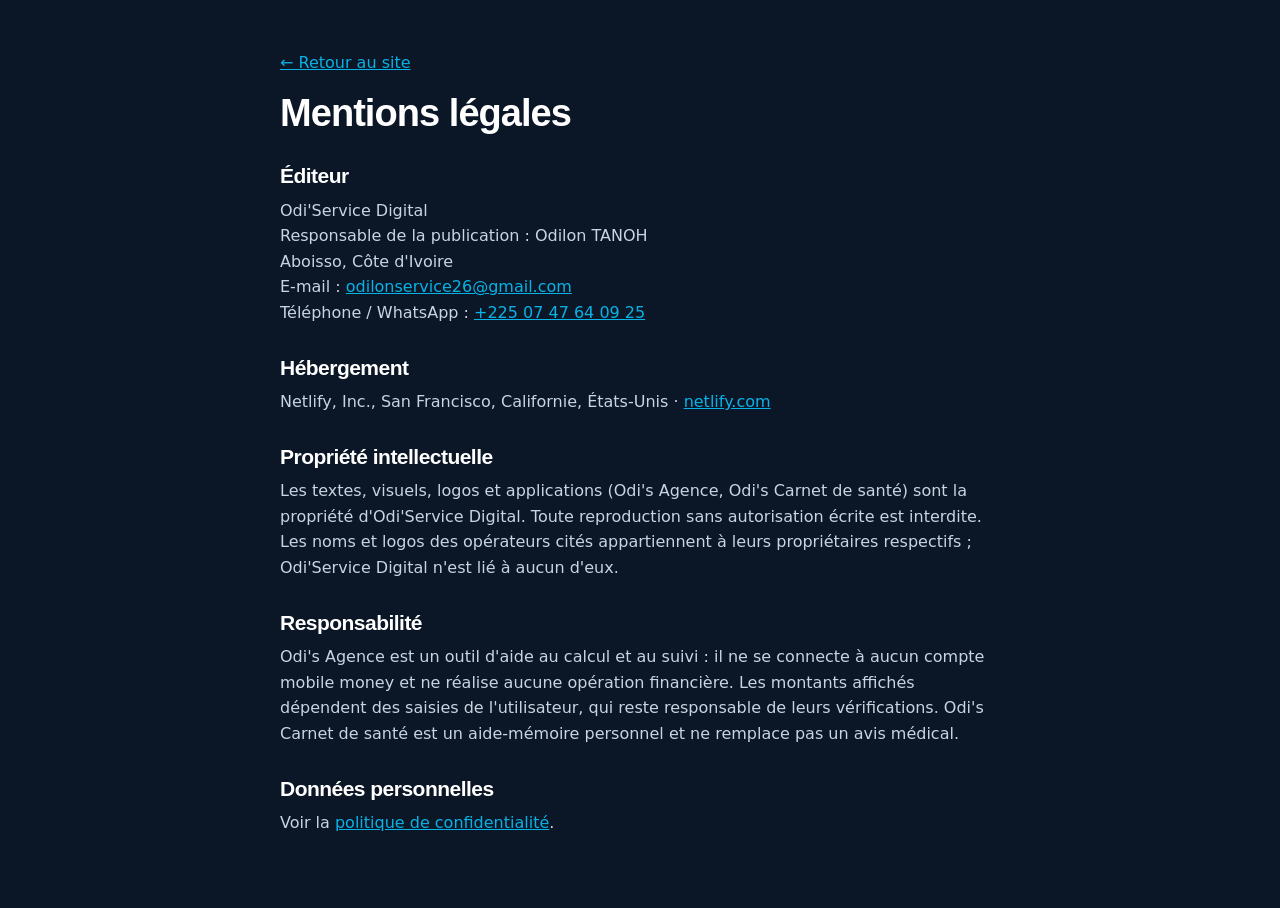
<file: mentions-legales.html>
<!doctype html>
<html lang="fr">
<head><meta name="robots" content="noindex, nofollow">
<meta charset="utf-8">
<meta name="viewport" content="width=device-width, initial-scale=1">
<title>Mentions légales · Odi'Service Digital</title>
<meta name="description" content="Mentions légales du site Odi'Service Digital.">
<meta name="robots" content="noindex, follow">
<link rel="canonical" href="https://odiservicedigital.com/mentions-legales.html">
<link rel="icon" href="img/logo.svg" type="image/svg+xml">
<link rel="stylesheet" href="style.css">
</head>
<body>
<main class="legal wrap">
<p><a href="./">← Retour au site</a></p>
<h1>Mentions légales</h1>

<h2>Éditeur</h2>
<p>Odi'Service Digital<br>Responsable de la publication : Odilon TANOH<br>Aboisso, Côte d'Ivoire<br>E-mail : <a href="mailto:odilonservice26@gmail.com">odilonservice26@gmail.com</a><br>Téléphone / WhatsApp : <a href="tel:+2250747640925">+225 07 47 64 09 25</a></p>

<h2>Hébergement</h2>
<p>Netlify, Inc., San Francisco, Californie, États-Unis · <a href="https://www.netlify.com">netlify.com</a></p>

<h2>Propriété intellectuelle</h2>
<p>Les textes, visuels, logos et applications (Odi's Agence, Odi's Carnet de santé) sont la propriété d'Odi'Service Digital. Toute reproduction sans autorisation écrite est interdite. Les noms et logos des opérateurs cités appartiennent à leurs propriétaires respectifs ; Odi'Service Digital n'est lié à aucun d'eux.</p>

<h2>Responsabilité</h2>
<p>Odi's Agence est un outil d'aide au calcul et au suivi : il ne se connecte à aucun compte mobile money et ne réalise aucune opération financière. Les montants affichés dépendent des saisies de l'utilisateur, qui reste responsable de leurs vérifications. Odi's Carnet de santé est un aide-mémoire personnel et ne remplace pas un avis médical.</p>

<h2>Données personnelles</h2>
<p>Voir la <a href="confidentialite.html">politique de confidentialité</a>.</p>
</main>
</body>
</html>
</file>
<file: style.css>
/* Odi'Service Digital — nouvelle version. Couleurs de l'emblème : lime #C5D300, cyan #08B2E6, fond nuit #0B1626. */
:root{
  --night:#0B1626; --night2:#10233A; --night3:#16304D; --ink:#0F172A; --muted:#5B6B80; --line:#E3E8EF; --bg:#FFFFFF; --bg2:#F4F7FA;
  --lime:#C5D300; --lime-d:#9AA600; --cyan:#08B2E6; --cyan-d:#0789B2; --wa:#25D366;
  --ease:cubic-bezier(.23,1,.32,1); --ease-io:cubic-bezier(.77,0,.175,1);
  --r:20px; --shadow:0 1px 2px rgba(11,22,38,.04),0 12px 32px rgba(11,22,38,.08);
}
*{box-sizing:border-box;margin:0;padding:0}
html{scroll-behavior:smooth;scroll-padding-top:84px}
body{font-family:'Inter',system-ui,sans-serif;color:var(--ink);background:var(--bg);line-height:1.6;-webkit-font-smoothing:antialiased;overflow-x:hidden}
img{max-width:100%;display:block}
a{color:inherit}
.wrap{max-width:1160px;margin:0 auto;padding:0 20px}
h1,h2,h3{font-family:'Poppins',sans-serif;line-height:1.12;letter-spacing:-.025em}
:focus-visible{outline:3px solid var(--cyan);outline-offset:3px;border-radius:8px}
::selection{background:var(--lime);color:#1B2100}

/* ─── En-tête ─── */
.top{position:fixed;top:0;left:0;right:0;z-index:50;color:#fff;transition:background .4s var(--ease),box-shadow .4s var(--ease),height .4s var(--ease)}
.top.scrolled{background:rgba(11,22,38,.82);backdrop-filter:blur(14px) saturate(160%);-webkit-backdrop-filter:blur(14px) saturate(160%);box-shadow:0 1px 0 rgba(255,255,255,.06),0 10px 30px rgba(0,0,0,.18)}
.top-in{display:flex;align-items:center;gap:22px;height:76px;transition:height .4s var(--ease)}
.top.scrolled .top-in{height:64px}
.brand{display:flex;align-items:center;gap:10px;text-decoration:none;font-family:'Poppins';font-weight:800;font-size:19px;white-space:nowrap}
.brand b{color:var(--lime)}
.nav{display:flex;gap:4px;margin-left:auto}
.nav a{position:relative;text-decoration:none;font-weight:600;font-size:15px;padding:8px 14px;border-radius:999px;color:rgba(255,255,255,.78);transition:color .2s,background .2s}
.nav a:hover{color:#fff;background:rgba(255,255,255,.08)}
.top-act{display:flex;gap:10px;align-items:center}
.lang{font:inherit;font-weight:800;font-size:13px;color:#fff;background:rgba(255,255,255,.06);border:1px solid rgba(255,255,255,.22);border-radius:999px;padding:7px 13px;cursor:pointer;transition:border-color .2s,color .2s,transform .15s var(--ease)}
.lang:hover{border-color:var(--lime);color:var(--lime)}
.lang:active{transform:scale(.95)}
.burger{display:none;background:rgba(255,255,255,.06);border:1px solid rgba(255,255,255,.18);border-radius:12px;width:42px;height:42px;cursor:pointer;flex-direction:column;justify-content:center;gap:6px;align-items:center}
.burger span{display:block;width:18px;height:2px;background:#fff;border-radius:2px;transition:transform .3s var(--ease)}
.burger[aria-expanded="true"] span:first-child{transform:translateY(4px) rotate(45deg)}
.burger[aria-expanded="true"] span:last-child{transform:translateY(-4px) rotate(-45deg)}

/* ─── Boutons ─── */
.btns{display:flex;flex-wrap:wrap;gap:12px;margin-top:28px}
.btn{display:inline-flex;align-items:center;justify-content:center;gap:8px;font:inherit;font-weight:700;font-size:16px;text-decoration:none;padding:13px 22px;border-radius:14px;border:1.5px solid transparent;cursor:pointer;transition:transform .2s var(--ease),box-shadow .25s var(--ease),background .2s,border-color .2s;will-change:transform}
.btn:hover{transform:translateY(-2px)}
.btn:active{transform:translateY(0) scale(.97)}
.btn.sm{padding:9px 16px;font-size:14px;border-radius:12px}
.btn.lg{padding:15px 26px;font-size:17px}
.btn.primary{background:var(--lime);color:#1B2100;box-shadow:0 0 0 1px rgba(197,211,0,.4),0 8px 24px -6px rgba(197,211,0,.55)}
.btn.primary:hover{box-shadow:0 0 0 1px rgba(197,211,0,.6),0 14px 34px -6px rgba(197,211,0,.7)}
.btn .arr{width:18px;height:18px;transition:transform .25s var(--ease)}
.btn:hover .arr{transform:translateX(4px)}
.btn.glass{background:rgba(255,255,255,.07);border-color:rgba(255,255,255,.22);color:#fff;backdrop-filter:blur(6px)}
.btn.glass:hover{background:rgba(255,255,255,.13);border-color:rgba(255,255,255,.4)}
.btn.line{border-color:var(--line);color:var(--cyan-d);background:#fff}
.btn.line:hover{border-color:var(--cyan);box-shadow:0 8px 20px -8px rgba(8,178,230,.45)}
.btn.line.dark-t{color:var(--ink)}
.btn.wa{background:var(--wa);color:#fff;box-shadow:0 8px 22px -8px rgba(37,211,102,.7)}
.btn.off{opacity:.5;cursor:not-allowed;pointer-events:none;box-shadow:none}

/* ─── Hero ─── */
.hero{position:relative;overflow:hidden;background:var(--night);color:#fff;padding:150px 0 110px;isolation:isolate}
.aurora{position:absolute;inset:0;z-index:-1;pointer-events:none;overflow:hidden}
.aurora i{position:absolute;border-radius:50%;filter:blur(80px);opacity:.55}
.aurora .a1{width:620px;height:620px;background:#0A6C91;top:-180px;right:-120px;animation:drift1 18s ease-in-out infinite alternate}
.aurora .a2{width:520px;height:520px;background:#3D4A06;bottom:-220px;left:-140px;animation:drift2 22s ease-in-out infinite alternate}
.aurora .a3{width:300px;height:300px;background:#08B2E6;top:40%;left:45%;opacity:.18;animation:drift1 26s ease-in-out infinite alternate-reverse}
.aurora.soft i{opacity:.35}
@keyframes drift1{to{transform:translate(-80px,60px) scale(1.12)}}
@keyframes drift2{to{transform:translate(90px,-50px) scale(1.08)}}
.grid-bg{position:absolute;inset:0;z-index:-1;background-image:linear-gradient(rgba(255,255,255,.045) 1px,transparent 1px),linear-gradient(90deg,rgba(255,255,255,.045) 1px,transparent 1px);background-size:56px 56px;-webkit-mask-image:radial-gradient(ellipse 70% 60% at 50% 40%,#000 30%,transparent 75%);mask-image:radial-gradient(ellipse 70% 60% at 50% 40%,#000 30%,transparent 75%)}
.hero-in{display:grid;grid-template-columns:1.15fr 1fr;gap:48px;align-items:center}
.kicker{display:inline-flex;align-items:center;gap:10px;font-weight:700;font-size:13px;letter-spacing:.1em;text-transform:uppercase;color:var(--lime);background:rgba(197,211,0,.08);border:1px solid rgba(197,211,0,.32);padding:7px 15px;border-radius:999px}
.dot{width:8px;height:8px;border-radius:50%;background:currentColor;position:relative;flex:none}
.dot::after{content:'';position:absolute;inset:0;border-radius:50%;background:currentColor;animation:ping 2s var(--ease) infinite}
@keyframes ping{0%{transform:scale(1);opacity:.7}80%,100%{transform:scale(2.6);opacity:0}}
.hero h1{font-size:clamp(38px,5.6vw,68px);font-weight:900;margin-top:24px}
.hero h1 em{font-style:normal;background:linear-gradient(100deg,var(--cyan) 10%,#7FE0FF 45%,var(--lime) 90%);-webkit-background-clip:text;background-clip:text;color:transparent;background-size:200% 100%;animation:shine 6s ease-in-out infinite alternate}
@keyframes shine{to{background-position:100% 0}}
.lead{font-size:clamp(17px,1.9vw,20px);color:#C9D4E2;margin-top:22px;max-width:560px}
.trust{list-style:none;display:flex;flex-wrap:wrap;gap:8px 22px;margin-top:30px;color:#9FB0C6;font-size:14.5px;font-weight:600}
.trust li{display:flex;align-items:center;gap:8px}
.trust li::before{content:'';width:18px;height:18px;border-radius:50%;background:rgba(197,211,0,.14) url("data:image/svg+xml,%3Csvg xmlns='http://www.w3.org/2000/svg' viewBox='0 0 20 20'%3E%3Cpath d='m5 10 3.5 3.5L15 7' fill='none' stroke='%23C5D300' stroke-width='2.4' stroke-linecap='round' stroke-linejoin='round'/%3E%3C/svg%3E") center/12px no-repeat}

/* Entrée du hero */
.rise{opacity:0;transform:translateY(22px);filter:blur(6px);animation:rise .9s var(--ease) forwards}
.rise.d1{animation-delay:.08s}.rise.d2{animation-delay:.18s}.rise.d3{animation-delay:.28s}.rise.d4{animation-delay:.38s}
@keyframes rise{to{opacity:1;transform:none;filter:none}}

/* Visuel du hero */
.hero-art{position:relative;height:540px;transition:transform .6s var(--ease);opacity:0;animation:fadeScale 1.1s .25s var(--ease) forwards}
@keyframes fadeScale{from{opacity:0;scale:.94;translate:0 20px}to{opacity:1;scale:1;translate:0 0}}
.orb{position:absolute;width:330px;height:330px;left:50%;top:50%;transform:translate(-50%,-50%);border-radius:50%;background:radial-gradient(circle at 35% 30%,rgba(8,178,230,.35),rgba(197,211,0,.12) 55%,transparent 70%);display:grid;place-items:center}
.orb::before{content:'';position:absolute;inset:-30px;border-radius:50%;border:1px dashed rgba(255,255,255,.12);animation:spin 60s linear infinite}
.orb::after{content:'';position:absolute;inset:-80px;border-radius:50%;border:1px solid rgba(255,255,255,.06)}
.orb img{width:150px;opacity:.16;filter:grayscale(.2)}
@keyframes spin{to{transform:rotate(360deg)}}
.phone{position:relative;width:250px;aspect-ratio:9/17.4;border-radius:42px;padding:9px;background:linear-gradient(145deg,#2A3A52,#0A121F);box-shadow:inset 0 0 0 1.5px rgba(255,255,255,.12),0 40px 80px -20px rgba(0,0,0,.6),0 0 0 1px rgba(0,0,0,.4)}
.phone::before{content:"";position:absolute;top:16px;left:50%;transform:translateX(-50%);width:64px;height:17px;border-radius:10px;background:#05080E;z-index:2}
.phone img{width:100%;height:100%;object-fit:cover;object-position:top;border-radius:34px;padding-top:30px;background:linear-gradient(#0E766D 0 46px,#F1F5F9 46px)}
.phone img.contain{object-fit:contain;object-position:top}
.ph-front{position:absolute;left:50%;top:50%;margin:-265px 0 0 -95px;z-index:3}
.ph-back{position:absolute;left:50%;top:50%;margin:-235px 0 0 -215px;transform:rotate(-8deg) scale(.86);opacity:.9;z-index:2}
.chip{position:absolute;z-index:4;display:flex;align-items:center;gap:11px;background:rgba(16,35,58,.72);border:1px solid rgba(255,255,255,.14);backdrop-filter:blur(12px);-webkit-backdrop-filter:blur(12px);border-radius:16px;padding:11px 15px 11px 11px;box-shadow:0 20px 40px -12px rgba(0,0,0,.55)}
.chip b{display:block;font-size:14px;line-height:1.25}
.chip small{display:block;font-size:12px;color:#9FB0C6;line-height:1.3}
.ci{width:34px;height:34px;border-radius:11px;display:grid;place-items:center;font-weight:900;font-size:15px;flex:none}
.ci.ok{background:var(--wa);color:#fff}
.ci.lime{background:var(--lime);color:#1B2100}
.c1{right:-6px;top:70px}
.c2{left:-10px;bottom:70px}
.float-a{animation:floatA 7s ease-in-out infinite}
.float-b{animation:floatB 8s ease-in-out infinite}
@keyframes floatA{50%{translate:0 -12px}}
@keyframes floatB{50%{translate:0 10px}}
.scroll-hint{position:absolute;left:50%;bottom:26px;transform:translateX(-50%);width:26px;height:42px;border:2px solid rgba(255,255,255,.3);border-radius:14px}
.scroll-hint span{position:absolute;left:50%;top:8px;width:4px;height:8px;margin-left:-2px;border-radius:2px;background:#fff;animation:wheel 1.8s var(--ease) infinite}
@keyframes wheel{0%{opacity:0;transform:translateY(-3px)}30%{opacity:1}100%{opacity:0;transform:translateY(12px)}}

/* ─── Opérateurs ─── */
.ops{background:var(--night);padding:6px 0 46px;color:#fff;border-bottom:1px solid rgba(255,255,255,.06)}
.ops-t{text-align:center;font-size:13px;letter-spacing:.12em;text-transform:uppercase;color:#7E90A8;font-weight:700;margin-bottom:18px}
.marquee{overflow:hidden;-webkit-mask-image:linear-gradient(90deg,transparent,#000 12%,#000 88%,transparent);mask-image:linear-gradient(90deg,transparent,#000 12%,#000 88%,transparent)}
.track{display:flex;gap:14px;width:max-content;animation:scroll 32s linear infinite}
.marquee:hover .track{animation-play-state:paused}
.track span{font-family:'Poppins';font-weight:700;font-size:17px;color:#D7E0EC;padding:10px 22px;border:1px solid rgba(255,255,255,.1);border-radius:999px;background:rgba(255,255,255,.03);white-space:nowrap}
@keyframes scroll{to{transform:translateX(calc(-50% - 7px))}}

/* ─── Chiffres ─── */
.stats{display:grid;grid-template-columns:repeat(4,1fr);gap:16px;margin-top:-1px;padding-top:56px;padding-bottom:12px}
.stat{text-align:center;padding:22px 10px;border-radius:var(--r);background:var(--bg2);border:1px solid var(--line)}
.stat b{display:block;font-family:'Poppins';font-weight:900;font-size:clamp(34px,4vw,48px);line-height:1.05;letter-spacing:-.03em;background:linear-gradient(135deg,var(--night) 30%,var(--cyan-d));-webkit-background-clip:text;background-clip:text;color:transparent}
.stat b small{font-size:.55em}
.stat > span{display:block;color:var(--muted);font-weight:600;margin-top:6px;font-size:15px}

/* ─── Sections ─── */
.sec{position:relative;padding:100px 0}
.sec.dark{background:var(--night);color:#fff;overflow:hidden;isolation:isolate}
.sec-head{max-width:680px}
.eyebrow{display:inline-block;font-weight:800;font-size:13px;letter-spacing:.14em;text-transform:uppercase;color:var(--cyan-d);margin-bottom:12px}
.sec.dark .eyebrow{color:var(--lime)}
.sec-t{font-size:clamp(30px,3.8vw,46px);font-weight:800}
.sec-s{color:var(--muted);font-size:18px;margin-top:12px}
.sec.dark .sec-s{color:#A9B8CC}

/* Apparition au défilement */
.js .reveal{opacity:0;transform:translateY(28px);transition:opacity .8s var(--ease),transform .8s var(--ease)}
.js .reveal.in{opacity:1;transform:none}
.reveal.d1{transition-delay:.08s}.reveal.d2{transition-delay:.16s}.reveal.d3{transition-delay:.24s}

/* ─── Produits ─── */
.show{display:grid;grid-template-columns:1fr 1fr;gap:64px;align-items:center;margin-top:90px}
.show.rev .show-txt{order:2}
.p-head{display:flex;align-items:center;gap:16px}
.p-head img{flex:none;border-radius:18px;box-shadow:0 10px 24px -8px rgba(11,22,38,.35)}
.p-head h3{font-size:30px;font-weight:800}
.p-tag{color:var(--muted);font-weight:500;line-height:1.4}
.badge{display:inline-flex;align-items:center;gap:8px;margin-top:20px;font-weight:800;font-size:13.5px;padding:7px 14px;border-radius:999px}
.badge.live{background:#EEF6C4;color:#4F5600}
.badge.live .dot{color:#8A9600}
.badge.soon{background:#FFF1D6;color:#8A5300}
.p-desc{margin-top:16px;font-size:17px;color:#33415A}
.ticks{list-style:none;display:grid;gap:11px;margin-top:20px}
.ticks li{position:relative;padding-left:32px}
.ticks li::before{content:'';position:absolute;left:0;top:2px;width:21px;height:21px;border-radius:50%;background:var(--cyan) url("data:image/svg+xml,%3Csvg xmlns='http://www.w3.org/2000/svg' viewBox='0 0 20 20'%3E%3Cpath d='m5 10 3.5 3.5L15 7' fill='none' stroke='white' stroke-width='2.6' stroke-linecap='round' stroke-linejoin='round'/%3E%3C/svg%3E") center/13px no-repeat;box-shadow:0 4px 10px -3px rgba(8,178,230,.6)}

.stage{position:relative;border-radius:32px;min-height:540px;display:grid;place-items:center;overflow:hidden;isolation:isolate;padding:40px 20px}
.stage::before{content:'';position:absolute;inset:0;z-index:-2;background:var(--night)}
.stage::after{content:'';position:absolute;inset:0;z-index:-1;background-image:linear-gradient(rgba(255,255,255,.05) 1px,transparent 1px),linear-gradient(90deg,rgba(255,255,255,.05) 1px,transparent 1px);background-size:40px 40px;-webkit-mask-image:radial-gradient(circle at 50% 50%,#000,transparent 70%);mask-image:radial-gradient(circle at 50% 50%,#000,transparent 70%)}
.stage.cyan::before{background:radial-gradient(circle at 70% 20%,#0B5C7D,transparent 60%),var(--night)}
.stage.teal::before{background:radial-gradient(circle at 25% 25%,#0E5E5A,transparent 60%),var(--night)}
.stage.lime::before{background:radial-gradient(circle at 70% 80%,#46530A,transparent 60%),radial-gradient(circle at 20% 10%,#0B4A66,transparent 55%),var(--night)}
.stage .phone{width:240px;z-index:2;transition:transform .8s var(--ease)}
.stage.cyan .phone{margin-right:120px}.stage.teal .phone{margin-left:120px}
.tilt-l{transform:rotate(-4deg)}
.tilt-r{transform:rotate(4deg)}
.show:hover .tilt-l{transform:rotate(-1deg) translateY(-6px)}
.show:hover .tilt-r{transform:rotate(1deg) translateY(-6px)}
.shot-card{position:absolute;z-index:1;width:200px;height:auto;border-radius:16px;box-shadow:0 30px 60px -18px rgba(0,0,0,.7);border:1px solid rgba(255,255,255,.12);transition:transform .8s var(--ease)}
.sc-r{right:7%;top:50%;margin-top:-125px;transform:rotate(7deg)}
.sc-l{left:7%;top:50%;margin-top:-125px;transform:rotate(-7deg)}
.sc-b{right:6%;bottom:-40px;width:160px;z-index:3;transform:rotate(6deg)}
.show:hover .sc-r{transform:rotate(10deg) translate(14px,-6px)}
.show:hover .sc-l{transform:rotate(-10deg) translate(-14px,-6px)}
.show:hover .sc-b{transform:rotate(2deg) translateY(-14px)}
.browser{width:min(100%,520px);border-radius:14px;overflow:hidden;background:#F1F5F9;box-shadow:0 40px 80px -24px rgba(0,0,0,.7),0 0 0 1px rgba(255,255,255,.1);transform:perspective(1200px) rotateY(-8deg) rotateX(4deg);transition:transform .8s var(--ease);margin-right:60px}
.show:hover .browser{transform:perspective(1200px) rotateY(-3deg) rotateX(2deg)}
.b-bar{display:flex;gap:7px;padding:11px 14px;background:#E2E8F0}
.b-bar i{width:11px;height:11px;border-radius:50%;background:#FF5F57}
.b-bar i:nth-child(2){background:#FEBC2E}.b-bar i:nth-child(3){background:#28C840}

/* Téléchargement */
.howto{margin-top:110px;text-align:center}
.howto h3{font-size:clamp(24px,2.6vw,32px);font-weight:800}
.steps{list-style:none;display:grid;grid-template-columns:repeat(3,1fr);gap:20px;margin-top:34px;position:relative;text-align:left}
.steps::before{content:'';position:absolute;top:34px;left:12%;right:12%;height:2px;background:repeating-linear-gradient(90deg,var(--line) 0 8px,transparent 8px 16px);z-index:-1}
.steps li{background:#fff;border:1px solid var(--line);border-radius:var(--r);padding:24px;box-shadow:var(--shadow)}
.steps .n{display:grid;place-items:center;width:44px;height:44px;border-radius:14px;background:var(--night);color:var(--lime);font-family:'Poppins';font-weight:800;font-size:19px;margin-bottom:14px}
.how-note{margin-top:20px;color:var(--muted)}
.more{margin-top:56px;display:flex;align-items:center;gap:22px;padding:26px 30px;border-radius:24px;background:linear-gradient(120deg,#FBFDEB,#EAF8FD);border:1px dashed #C9D8E6}
.more h3{font-size:21px;font-weight:800}
.more p{color:var(--muted);margin-top:4px}
.more .btn{margin-left:auto;flex:none}
.more-ico{width:54px;height:54px;flex:none;border-radius:16px;background:var(--night);color:var(--lime);display:grid;place-items:center}
.more-ico svg{width:26px;height:26px;animation:spin 14s linear infinite}

/* ─── Services ─── */
.bento{display:grid;grid-template-columns:repeat(3,1fr);gap:16px;margin-top:44px}
.card{position:relative;border-radius:22px;padding:28px;background:rgba(255,255,255,.035);border:1px solid rgba(255,255,255,.09);overflow:hidden;transition:border-color .3s,transform .4s var(--ease)}
.card::before{content:'';position:absolute;inset:0;background:radial-gradient(380px circle at var(--mx,50%) var(--my,50%),rgba(8,178,230,.16),transparent 45%);opacity:0;transition:opacity .3s}
.card:hover{border-color:rgba(197,211,0,.35);transform:translateY(-4px)}
.card:hover::before{opacity:1}
.card.big{grid-row:span 2;display:flex;flex-direction:column;justify-content:flex-end;min-height:300px;background:linear-gradient(160deg,rgba(8,178,230,.16),rgba(197,211,0,.06) 70%),rgba(255,255,255,.03)}
.card.big h3{font-size:28px}
.card.wide{grid-column:span 2}
.c-ico{display:grid;place-items:center;width:50px;height:50px;border-radius:15px;background:rgba(197,211,0,.12);color:var(--lime);border:1px solid rgba(197,211,0,.25)}
.c-ico svg{width:24px;height:24px}
.card.big .c-ico{margin-bottom:auto}
.card.big::after{content:"";position:absolute;right:-50px;top:-40px;width:280px;height:280px;background:url(img/logo.svg) center/contain no-repeat;opacity:.07;pointer-events:none}
.card h3{font-size:21px;margin-top:18px;position:relative}
.card p{color:#A9B8CC;margin-top:8px;font-size:15.5px;position:relative}

/* ─── À propos ─── */
.about{display:grid;grid-template-columns:1.15fr 1fr;gap:56px;align-items:center}
.about p{margin-top:16px;font-size:17px;color:#33415A}
.about .quote{font-family:'Poppins';font-size:clamp(20px,2.2vw,25px);font-weight:600;line-height:1.4;color:var(--ink);border-left:4px solid var(--lime);padding-left:20px;margin-top:22px}
.founder{font-weight:700;color:var(--ink)!important}
.values{list-style:none;display:grid;grid-template-columns:1fr 1fr;gap:14px}
.values li{position:relative;background:var(--night);color:#fff;border-radius:var(--r);padding:24px 22px;overflow:hidden;transition:transform .4s var(--ease)}
.values li:hover{transform:translateY(-4px)}
.values li::after{content:'';position:absolute;width:120px;height:120px;right:-40px;top:-40px;border-radius:50%;background:radial-gradient(circle,rgba(8,178,230,.35),transparent 70%)}
.v-n{font-family:'Poppins';font-weight:800;font-size:13px;color:#5E7491}
.values b{display:block;font-family:'Poppins';font-size:22px;color:var(--lime);margin-top:6px}
.values span:last-child{color:#C9D4E2;font-size:15px}

/* ─── Appel ─── */
.cta-band{margin-bottom:10px}
.cta-in{position:relative;isolation:isolate;overflow:hidden;border-radius:32px;background:var(--night);color:#fff;text-align:center;padding:72px 28px}
.cta-in h2{font-size:clamp(28px,4vw,46px);font-weight:900}
.cta-in p{color:#C9D4E2;font-size:18px;margin:14px auto 0;max-width:560px}
.cta-in .btns{justify-content:center}

/* ─── Contact ─── */
.contact{display:grid;grid-template-columns:1fr 1fr;gap:56px;align-items:start}
.ct-list{list-style:none;display:grid;gap:12px;margin-top:26px}
.ct-list li{display:flex;gap:14px;align-items:center;font-weight:600}
.ct-i{width:40px;height:40px;border-radius:12px;background:var(--bg2);border:1px solid var(--line);display:grid;place-items:center;color:var(--cyan-d);flex:none}
.ct-i svg{width:19px;height:19px}
.ct-i.wa-i{color:#128C4A}
.ct-list a{text-decoration:none}
.ct-list a:hover{color:var(--cyan-d)}
.socials{display:flex;flex-wrap:wrap;gap:10px;margin-top:24px}
.socials a{text-decoration:none;font-weight:700;font-size:14px;border:1px solid var(--line);background:#fff;padding:9px 16px;border-radius:999px;transition:border-color .2s,transform .2s var(--ease)}
.socials a:hover{border-color:var(--cyan);transform:translateY(-2px)}
.form{background:#fff;border:1px solid var(--line);border-radius:26px;padding:30px;box-shadow:var(--shadow);display:grid;gap:16px}
.form label{display:grid;gap:7px;font-weight:700;font-size:14px}
.form input,.form textarea{font:inherit;font-weight:400;font-size:16px;border:1.5px solid var(--line);border-radius:14px;padding:13px 15px;resize:vertical;background:var(--bg2);transition:border-color .2s,box-shadow .2s,background .2s}
.form input:focus,.form textarea:focus{outline:none;border-color:var(--cyan);background:#fff;box-shadow:0 0 0 4px rgba(8,178,230,.14)}
.form .btns{margin-top:4px}
.f-err{color:#C62828;font-weight:600;font-size:14px;min-height:1px}
.f-note{color:var(--muted);font-size:13px}

/* ─── Pied de page ─── */
.foot{background:var(--night);color:#C9D4E2;padding:48px 0}
.foot a{color:#fff;text-decoration:none;border-bottom:1px solid rgba(255,255,255,.25)}
.foot-in{display:grid;gap:10px;justify-items:center;text-align:center}
.foot .brand{color:#fff}
.copy{font-size:14px;opacity:.75}

/* ─── Tablette ─── */
@media (max-width:980px){
  .hero{padding:120px 0 90px}
  .hero-in,.show,.about,.contact{grid-template-columns:1fr}
  .hero-art{height:470px;max-width:460px;width:100%;margin:0 auto}
  .show{gap:36px;margin-top:72px}
  .show.rev .show-txt{order:0}
  .stats{grid-template-columns:repeat(2,1fr)}
  .bento{grid-template-columns:1fr 1fr}
  .card.big{grid-row:auto;grid-column:span 2;min-height:0}
  .card.big .c-ico{margin-bottom:0}
  .browser{margin-right:0}
}
/* ─── Téléphone ─── */
@media (max-width:720px){
  .hide-m{display:none}
  .burger{display:flex}
  .nav{position:absolute;top:100%;left:12px;right:12px;flex-direction:column;gap:2px;background:rgba(11,22,38,.96);backdrop-filter:blur(14px);border:1px solid rgba(255,255,255,.08);border-radius:18px;padding:10px;opacity:0;transform:translateY(-8px) scale(.98);pointer-events:none;transition:opacity .25s var(--ease),transform .3s var(--ease)}
  .nav.open{opacity:1;transform:none;pointer-events:auto}
  .nav a{padding:13px 14px;border-radius:12px}
  .top{background:rgba(11,22,38,.82);backdrop-filter:blur(14px)}
  .top-in{height:64px}
  .hero{padding:104px 0 80px}
  .hero-art{height:400px}
  .phone{width:200px;border-radius:36px;padding:8px}
  .phone img{border-radius:29px;padding-top:26px;background:linear-gradient(#0E766D 0 40px,#F1F5F9 40px)}
  .ph-front{margin:-210px 0 0 -70px}
  .ph-back{margin:-190px 0 0 -165px}
  .chip{padding:9px 12px 9px 9px}.chip b{font-size:13px}.chip small{font-size:11px}
  .c1{right:0;top:30px}.c2{left:0;bottom:30px}
  .orb{width:250px;height:250px}
  .scroll-hint{display:none}
  .sec{padding:72px 0}
  .stats{gap:10px;padding-top:40px}
  .stage{min-height:440px;border-radius:24px}
  .stage .phone{width:200px}
  .shot-card{width:130px}
  .stage.cyan .phone{margin-right:70px}.stage.teal .phone{margin-left:70px}
  .sc-r,.sc-l{margin-top:-82px}
  .sc-b{width:130px;bottom:-20px}
  .p-head h3{font-size:25px}
  .steps{grid-template-columns:1fr}
  .steps::before{display:none}
  .more{flex-direction:column;align-items:flex-start;text-align:left}
  .more .btn{margin-left:0}
  .bento{grid-template-columns:1fr}
  .card.big,.card.wide{grid-column:auto}
  .values{grid-template-columns:1fr 1fr}
  .cta-in{padding:52px 20px;border-radius:24px}
  .brand span{font-size:17px}
  .form{padding:22px}
}
@media (prefers-reduced-motion:reduce){
  html{scroll-behavior:auto}
  *,*::before,*::after{animation-duration:.01ms!important;animation-iteration-count:1!important;transition-duration:.01ms!important}
  .js .reveal,.rise,.hero-art{opacity:1;transform:none;filter:none}
}

/* ══════════ Thème sombre partout, fond animé aux couleurs de l'accueil ══════════ */
body{background:var(--night);color:#E6EDF6}
.bg-fx{position:fixed;inset:0;z-index:-1;pointer-events:none;overflow:hidden;background:var(--night)}
.bg-fx i{position:absolute;border-radius:50%;will-change:transform}
.bg-fx .b1{width:70vmax;height:70vmax;left:-25vmax;top:-20vmax;background:radial-gradient(circle,rgba(8,178,230,.20),transparent 62%);animation:fx1 26s ease-in-out infinite alternate}
.bg-fx .b2{width:60vmax;height:60vmax;right:-22vmax;top:30vh;background:radial-gradient(circle,rgba(197,211,0,.13),transparent 62%);animation:fx2 32s ease-in-out infinite alternate}
.bg-fx .b3{width:55vmax;height:55vmax;left:20vw;bottom:-30vmax;background:radial-gradient(circle,rgba(14,118,109,.26),transparent 62%);animation:fx3 28s ease-in-out infinite alternate}
.bg-fx .b4{width:40vmax;height:40vmax;right:10vw;top:-15vmax;background:radial-gradient(circle,rgba(8,137,178,.18),transparent 62%);animation:fx2 22s ease-in-out infinite alternate-reverse}
.bg-fx::after{content:'';position:absolute;inset:0;background-image:linear-gradient(rgba(255,255,255,.028) 1px,transparent 1px),linear-gradient(90deg,rgba(255,255,255,.028) 1px,transparent 1px);background-size:64px 64px}
@keyframes fx1{to{transform:translate(18vw,22vh) scale(1.15)}}
@keyframes fx2{to{transform:translate(-20vw,-12vh) scale(1.1)}}
@keyframes fx3{to{transform:translate(-14vw,-26vh) scale(1.2)}}
.hero,.ops,.sec.dark{background:transparent}
.hero::before{content:'';position:absolute;inset:0;z-index:-2;background:linear-gradient(180deg,rgba(11,22,38,.55),transparent 85%)}
.ops{border-bottom:0}
.sec{border-top:1px solid rgba(255,255,255,.05)}
.sec-t{color:#fff}
.sec-s{color:#A9B8CC}
.eyebrow{color:var(--lime)}
.stat{background:rgba(255,255,255,.04);border-color:rgba(255,255,255,.09);backdrop-filter:blur(6px)}
.stat b{background:linear-gradient(135deg,#fff 35%,var(--cyan));-webkit-background-clip:text;background-clip:text}
.stat > span{color:#9FB0C6}
.p-head h3{color:#fff}
.p-tag{color:#9FB0C6}
.p-desc{color:#C9D4E2}
.ticks li{color:#DCE5F0}
.badge.live{background:rgba(197,211,0,.14);color:var(--lime)}
.badge.live .dot{color:var(--lime)}
.badge.soon{background:rgba(255,183,77,.14);color:#FFC266}
.btn.line,.btn.line.dark-t{background:rgba(255,255,255,.04);border-color:rgba(255,255,255,.2);color:#fff}
.btn.line:hover{border-color:var(--cyan);background:rgba(8,178,230,.1)}
.stage{border:1px solid rgba(255,255,255,.07)}
.stage::before{opacity:.92}
.demo-note{margin-top:10px;text-align:center;font-size:12.5px;color:#7E90A8}
.steps::before{background:repeating-linear-gradient(90deg,rgba(255,255,255,.15) 0 8px,transparent 8px 16px)}
.steps li{background:rgba(255,255,255,.04);border-color:rgba(255,255,255,.09);box-shadow:none;color:#DCE5F0}
.steps .n{background:rgba(197,211,0,.12);border:1px solid rgba(197,211,0,.3)}
.how-note{color:#9FB0C6}
.howto h3{color:#fff}
.more{background:linear-gradient(120deg,rgba(197,211,0,.08),rgba(8,178,230,.1));border-color:rgba(255,255,255,.14)}
.more h3{color:#fff}.more p{color:#A9B8CC}
.more-ico{background:rgba(197,211,0,.12);border:1px solid rgba(197,211,0,.3)}
.about p{color:#C9D4E2}
.about .quote{color:#fff}
.founder{color:#fff!important}
.values li{background:rgba(255,255,255,.04);border:1px solid rgba(255,255,255,.09)}
.cta-in{background:linear-gradient(135deg,rgba(8,178,230,.16),rgba(197,211,0,.08)),rgba(16,35,58,.6);border:1px solid rgba(255,255,255,.1)}
.ct-list li{color:#E6EDF6}
.ct-i{background:rgba(255,255,255,.05);border-color:rgba(255,255,255,.1);color:var(--cyan)}
.ct-i.wa-i{color:var(--wa)}
.ct-list a:hover{color:var(--cyan)}
.socials a{background:rgba(255,255,255,.04);border-color:rgba(255,255,255,.14);color:#fff}
.form{background:rgba(255,255,255,.04);border-color:rgba(255,255,255,.1);box-shadow:none;backdrop-filter:blur(8px)}
.form label{color:#DCE5F0}
.form input,.form textarea{background:rgba(255,255,255,.05);border-color:rgba(255,255,255,.14);color:#fff}
.form input:focus,.form textarea:focus{background:rgba(255,255,255,.08)}
.f-note{color:#7E90A8}
.f-err{color:#FF8A80}
.foot{background:rgba(5,10,18,.75);border-top:1px solid rgba(255,255,255,.06)}

/* Écrans des applis : ordinateur + téléphone */
.phone img{background:linear-gradient(#0E766D 0 46px,#F1F5F9 46px)}
.stage .browser{margin:0 70px 40px 0;transform:perspective(1400px) rotateY(-10deg) rotateX(3deg)}
.stage .phone.on-browser{position:absolute;right:26px;bottom:24px;width:180px;border-radius:32px;padding:7px;transform:rotate(4deg)}
.stage .phone.on-browser img{border-radius:26px;padding-top:22px;background:linear-gradient(#0E766D 0 34px,#F1F5F9 34px)}
.stage .phone.on-browser::before{top:12px;width:48px;height:13px}
.show:hover .phone.on-browser{transform:rotate(1deg) translateY(-10px)}
.duo-ph{display:flex;justify-content:center;align-items:center;gap:0}
.duo-ph .phone{width:225px;margin:0 -18px}
.duo-ph .tilt-l{transform:rotate(-6deg) translateY(18px);z-index:1;opacity:.92}
.duo-ph .tilt-r{transform:rotate(5deg) translateY(-14px)}
.show:hover .duo-ph .tilt-l{transform:rotate(-8deg) translate(-10px,18px)}
.show:hover .duo-ph .tilt-r{transform:rotate(3deg) translate(10px,-20px)}
.ph-back2{position:absolute;left:50%;top:50%;margin:-235px 0 0 25px;transform:rotate(8deg) scale(.86);opacity:.9;z-index:2}
.ph-front{margin-left:-125px}
.ph-back{margin-left:-245px}
@media (max-width:720px){
  .stage .browser{margin:0 30px 50px 0}
  .stage .phone.on-browser{width:120px;right:12px;bottom:14px;border-radius:24px;padding:5px}
  .stage .phone.on-browser img{border-radius:20px;padding-top:16px;background:linear-gradient(#0E766D 0 26px,#F1F5F9 26px)}
  .stage .phone.on-browser::before{top:9px;width:34px;height:9px}
  .duo-ph .phone{width:165px;margin:0 -14px}
  .ph-front{margin-left:-100px}
  .ph-back{margin-left:-180px}
  .ph-back2{margin:-190px 0 0 0}
}
.sec.dark > .aurora{display:none}
.btn.primary.off{background:rgba(255,255,255,.07);color:#B7C4D6;border-color:rgba(255,255,255,.14);box-shadow:none;opacity:1}
.show > *{min-width:0}
.duo-ph .phone{flex:none}
@media (max-width:420px){ .duo-ph .phone{width:140px;margin:0 -10px} }

/* ══════════ Mouvement : version « choc et chic » ══════════ */
/* Barre de progression de lecture */
.progress{position:fixed;top:0;left:0;right:0;height:3px;z-index:60;transform-origin:0 50%;transform:scaleX(0);background:linear-gradient(90deg,var(--cyan),var(--lime));box-shadow:0 0 12px rgba(197,211,0,.6)}

/* Fond plus vivant, qui change de couleur selon la section */
.bg-fx i{transition:left 1.6s var(--ease),top 1.6s var(--ease),right 1.6s var(--ease),bottom 1.6s var(--ease),opacity 1.2s}
.bg-fx .b1{background:radial-gradient(circle,rgba(8,178,230,.34),transparent 62%);animation-duration:14s}
.bg-fx .b2{background:radial-gradient(circle,rgba(197,211,0,.22),transparent 62%);animation-duration:17s}
.bg-fx .b3{background:radial-gradient(circle,rgba(14,150,135,.36),transparent 62%);animation-duration:15s}
.bg-fx .b4{background:radial-gradient(circle,rgba(8,137,178,.3),transparent 62%);animation-duration:12s}
body[data-zone="produits"] .bg-fx .b1{left:30vw;top:-30vmax}
body[data-zone="produits"] .bg-fx .b2{right:40vw;top:50vh}
body[data-zone="services"] .bg-fx .b1{left:-40vmax;top:40vh}
body[data-zone="services"] .bg-fx .b2{right:-10vmax;top:-20vh}
body[data-zone="services"] .bg-fx .b3{left:50vw;bottom:-10vmax}
body[data-zone="apropos"] .bg-fx .b1{left:40vw;top:20vh}
body[data-zone="apropos"] .bg-fx .b4{right:50vw;top:40vh}
body[data-zone="contact"] .bg-fx .b2{right:30vw;top:10vh}
body[data-zone="contact"] .bg-fx .b3{left:-20vw;bottom:-40vmax}
.bg-fx .spark{position:absolute;width:3px;height:3px;border-radius:50%;background:#fff;opacity:0;box-shadow:0 0 10px 2px rgba(8,178,230,.8);animation:spark 9s linear infinite}
.bg-fx .spark:nth-child(odd){box-shadow:0 0 10px 2px rgba(197,211,0,.8)}
@keyframes spark{0%{opacity:0;transform:translateY(0)}10%{opacity:.9}90%{opacity:.6}100%{opacity:0;transform:translateY(-60vh)}}

/* Titres qui se dévoilent mot par mot */
.split .w{display:inline-block;overflow:hidden;vertical-align:top;padding-bottom:.08em;margin-bottom:-.08em}
.split .w > span{display:inline-block;transform:translateY(105%) rotate(4deg);transform-origin:0 100%;transition:transform 1s var(--ease);transition-delay:calc(var(--i) * 55ms)}
.split.in .w > span{transform:none}
.hero h1.split em{background:none;-webkit-background-clip:border-box;background-clip:border-box;color:inherit;animation:none}
.hero h1.split em .w > span{background:linear-gradient(100deg,var(--cyan) 10%,#7FE0FF 45%,var(--lime) 90%);background-size:200% 100%;-webkit-background-clip:text;background-clip:text;color:transparent;animation:shine 4s ease-in-out infinite alternate}

/* Apparitions plus marquées */
.js .reveal{transform:translateY(60px) scale(.97);filter:blur(8px);transition:opacity 1s var(--ease),transform 1.1s var(--ease),filter 1s var(--ease)}
.js .reveal.from-l{transform:translateX(-90px)}
.js .reveal.from-r{transform:translateX(90px)}
.js .reveal.zoom{transform:translateX(90px) scale(.85) rotate(2deg)}
.js .show.rev .reveal.from-l{transform:translateX(90px)}
.js .show.rev .reveal.zoom{transform:translateX(-90px) scale(.85) rotate(-2deg)}
.js .reveal.in{opacity:1;transform:none;filter:none}
.js .stage{clip-path:inset(12% 12% 12% 12% round 32px);transition:clip-path 1.3s var(--ease) .1s,transform .5s var(--ease)}
.js .in .stage,.js .stage.in{clip-path:inset(0 0 0 0 round 32px)}
.js .ticks li{opacity:0;transform:translateX(-24px);transition:opacity .6s var(--ease),transform .7s var(--ease);transition-delay:calc(.35s + var(--i,0) * 90ms)}
.js .in .ticks li{opacity:1;transform:none}

/* Séparation animée entre les sections */
.sec{border-top:0}
.sec::before{content:'';position:absolute;top:0;left:6%;right:6%;height:2px;background:linear-gradient(90deg,transparent,var(--cyan) 30%,var(--lime) 70%,transparent);transform:scaleX(0);transition:transform 1.4s var(--ease);opacity:.8}
.sec.seen::before{transform:scaleX(1)}
.sec::after{content:'';position:absolute;top:-5px;left:6%;width:12px;height:12px;border-radius:50%;background:#fff;box-shadow:0 0 18px 6px rgba(197,211,0,.7);opacity:0}
.sec.seen::after{animation:comet 3.5s 1s var(--ease-io) infinite}
@keyframes comet{0%{left:6%;opacity:0}10%{opacity:1}90%{opacity:1}100%{left:94%;opacity:0}}

/* Produits empilés au défilement (ordinateur) */
@media (min-width:981px){
  .show{position:sticky;top:96px;padding:36px;margin-top:60px;border-radius:32px;background:rgba(13,26,45,.86);border:1px solid rgba(255,255,255,.08);box-shadow:0 -20px 60px -20px rgba(0,0,0,.6);backdrop-filter:blur(14px);-webkit-backdrop-filter:blur(14px);transform-origin:50% 0;will-change:transform}
  .show + .show{margin-top:120px}
}

/* Boutons : reflet qui passe */
.btn.primary{position:relative;overflow:hidden}
.btn.primary::after{content:'';position:absolute;top:0;bottom:0;width:60%;left:-80%;background:linear-gradient(100deg,transparent,rgba(255,255,255,.55),transparent);transform:skewX(-20deg);animation:sheen 3.6s ease-in-out infinite}
.btn.primary.off::after{display:none}
@keyframes sheen{0%,55%{left:-80%}100%{left:130%}}

/* Défilement des opérateurs sur deux lignes */
.marquee + .marquee{margin-top:12px}
.track{animation-duration:22s}
.marquee.rev .track{animation-direction:reverse;animation-duration:26s}
.track span{transition:background .3s,border-color .3s,color .3s}
.track span:hover{background:rgba(197,211,0,.14);border-color:rgba(197,211,0,.5);color:#fff}

/* Chiffres : bordure lumineuse qui tourne */
@property --ang{syntax:'<angle>';inherits:false;initial-value:0deg}
.stat{position:relative;isolation:isolate}
.stat::before{content:'';position:absolute;inset:-1px;border-radius:inherit;padding:1px;background:conic-gradient(from var(--ang),transparent 0 70%,var(--cyan) 80%,var(--lime) 90%,transparent);-webkit-mask:linear-gradient(#000 0 0) content-box,linear-gradient(#000 0 0);-webkit-mask-composite:xor;mask-composite:exclude;animation:turn 5s linear infinite;z-index:-1}
.stat:nth-child(2)::before{animation-delay:-1.2s}.stat:nth-child(3)::before{animation-delay:-2.4s}.stat:nth-child(4)::before{animation-delay:-3.6s}
@keyframes turn{to{--ang:360deg}}

/* Entrée du visuel d'accueil : chaque téléphone arrive de son côté */
.hero-art{animation:none;opacity:1}
.ph-back{animation:enterL 1.2s .35s var(--ease) both,floatB 8s 1.6s ease-in-out infinite}
.ph-back2{animation:enterR 1.2s .5s var(--ease) both,floatB 7s 1.8s ease-in-out infinite}
.ph-front{animation:enterU 1.2s .2s var(--ease) both,floatA 7s 1.5s ease-in-out infinite}
.chip.c1{animation:pop .8s 1.1s var(--ease) both,floatB 8s 2s ease-in-out infinite}
.chip.c2{animation:pop .8s 1.3s var(--ease) both,floatA 7s 2.2s ease-in-out infinite}
.orb{animation:fadeIn 1.4s .1s var(--ease) both}
@keyframes enterL{from{opacity:0;translate:-140px 60px}to{opacity:.9;translate:0 0}}
@keyframes enterR{from{opacity:0;translate:140px 60px}to{opacity:.9;translate:0 0}}
@keyframes enterU{from{opacity:0;translate:0 160px}to{opacity:1;translate:0 0}}
@keyframes pop{from{opacity:0;scale:.6}to{opacity:1;scale:1}}
@keyframes fadeIn{from{opacity:0}}

/* Cartes services : légère inclinaison 3D au survol */
.card{transform-style:preserve-3d}

@media (prefers-reduced-motion:reduce){
  .split .w > span,.js .reveal,.js .ticks li{transform:none!important;opacity:1!important;filter:none!important}
  .js .stage{clip-path:none}
  .show{position:relative!important}
  .bg-fx .spark,.sec::after{display:none}
}

/* ══════════ Ajustements après essai (téléphone et ordinateur) ══════════ */
/* Aucune page qui glisse sur le côté */
html,body{overflow-x:hidden;overflow-x:clip;max-width:100%}
/* L'empilement s'arrête après la dernière carte, et les cartes sont opaques */
.stack{position:relative}
@media (min-width:981px){
  .show{background:#0D1A2D}
  .stack{padding-bottom:40px}
}
.howto,.more{position:relative;z-index:1}
/* Sur téléphone : apparitions verticales seulement, rien ne sort de l'écran */
@media (max-width:980px){
  .js .reveal.from-l,.js .reveal.from-r,.js .reveal.zoom,
  .js .show.rev .reveal.from-l,.js .show.rev .reveal.zoom{transform:translateY(50px)}
  .js .ticks li{transform:translateY(14px)}
  .js .stage{clip-path:inset(6% 0 6% 0 round 24px)}
  .js .in .stage,.js .stage.in{clip-path:inset(0 0 0 0 round 24px)}
  .split .w > span{transform:translateY(105%)}
  .js .reveal{filter:none}
}

/* ══════════ Dernières retouches ordinateur ══════════ */
/* Les blocs reviennent bien à leur place une fois apparus (carte Carnet comprise) */
.js .show .reveal.in,.js .show.rev .reveal.in{opacity:1;transform:none;filter:none}
/* Ligne lumineuse entre les produits et « Comment télécharger » */
.ligne{position:relative;height:2px;margin:90px 6% 0}
.ligne::before{content:'';position:absolute;inset:0;background:linear-gradient(90deg,transparent,var(--cyan) 30%,var(--lime) 70%,transparent);transform:scaleX(0);transition:transform 1.4s var(--ease);opacity:.8}
.ligne.seen::before{transform:scaleX(1)}
.ligne::after{content:'';position:absolute;top:-5px;left:0;width:12px;height:12px;border-radius:50%;background:#fff;box-shadow:0 0 18px 6px rgba(197,211,0,.7);opacity:0}
.ligne.seen::after{animation:comet2 3.5s 1s var(--ease-io) infinite}
@keyframes comet2{0%{left:0;opacity:0}10%{opacity:1}90%{opacity:1}100%{left:100%;opacity:0}}
.ligne + .howto{margin-top:70px}
/* Plus de tirets entre les étapes */
.steps::before{display:none}
/* Cartes produits plus compactes pour tenir dans un écran d'ordinateur */
@media (min-width:981px){
  .show{padding:28px 32px;gap:48px}
  .stage{min-height:440px;padding:28px 20px}
  .stage .browser{width:min(100%,460px)}
  .p-desc{margin-top:12px;font-size:16px}
  .ticks{gap:8px;margin-top:14px}
  .show .btns{margin-top:20px}
  .badge{margin-top:14px}
}
@media (prefers-reduced-motion:reduce){ .ligne::after{display:none} }

/* Pages légales */
.legal{max-width:760px;margin:0 auto;padding:40px 20px 72px;color:#C9D4E2}
.legal h1{font-size:clamp(28px,4vw,38px);font-weight:800;margin:16px 0 4px;color:#fff}
.legal h2{font-size:21px;font-weight:800;margin-top:30px;color:#fff}
.legal p,.legal li{margin-top:10px;line-height:1.6}
.legal ul{padding-left:20px}
.legal a{color:var(--cyan)}
.legal .muted{color:#7E90A8}

/* ══════════ 26/11 : défilement fluide sur petit Android ══════════
   Cause de la lenteur : cartes produits « empilées » (position sticky + flou d'arrière-plan + assombrissement
   recalculé à chaque image), flous (backdrop-filter, filter: blur) sur de grandes surfaces, fond plein écran
   animé en continu, bordures tournantes des chiffres. On garde les couleurs et l'allure, sans ces calculs. */
@media (min-width:981px){
  .show{position:relative!important;top:auto!important;transform:none!important;filter:none!important;background:#0F1F35;backdrop-filter:none;-webkit-backdrop-filter:none;box-shadow:0 20px 50px -24px rgba(0,0,0,.55)}
  .show + .show{margin-top:56px}
}
.bg-fx i{animation:none!important;transition:none!important;will-change:auto}
.bg-fx .spark{display:none}
.aurora i{animation:none!important}
.top.scrolled,.top{backdrop-filter:none!important;-webkit-backdrop-filter:none!important}
.top.scrolled{background:rgba(11,22,38,.97)}
@media (max-width:980px){ .top{background:rgba(11,22,38,.97)} .nav{backdrop-filter:none!important;background:#0B1626} }
.btn.glass,.chip,.stat,.form{backdrop-filter:none!important;-webkit-backdrop-filter:none!important}
.chip{background:rgba(16,35,58,.94)}
.rise{filter:none!important}
.js .reveal{filter:none!important;transition:opacity .7s var(--ease),transform .8s var(--ease)}
.js .reveal.from-l,.js .reveal.from-r,.js .reveal.zoom,.js .show.rev .reveal.from-l,.js .show.rev .reveal.zoom{transform:translateY(40px)}
.js .stage{clip-path:none!important;transition:transform .5s var(--ease)}
.sec.seen::after{animation:none;display:none}
.stat::before{animation:none!important}
@media (max-width:980px){
  .aurora,.bg-fx::after{display:none}
  .float-a,.float-b,.orb::before{animation-iteration-count:1!important}
  .ph-back,.ph-back2,.ph-front,.chip.c1,.chip.c2{animation-iteration-count:1,1!important}
}
</file>
